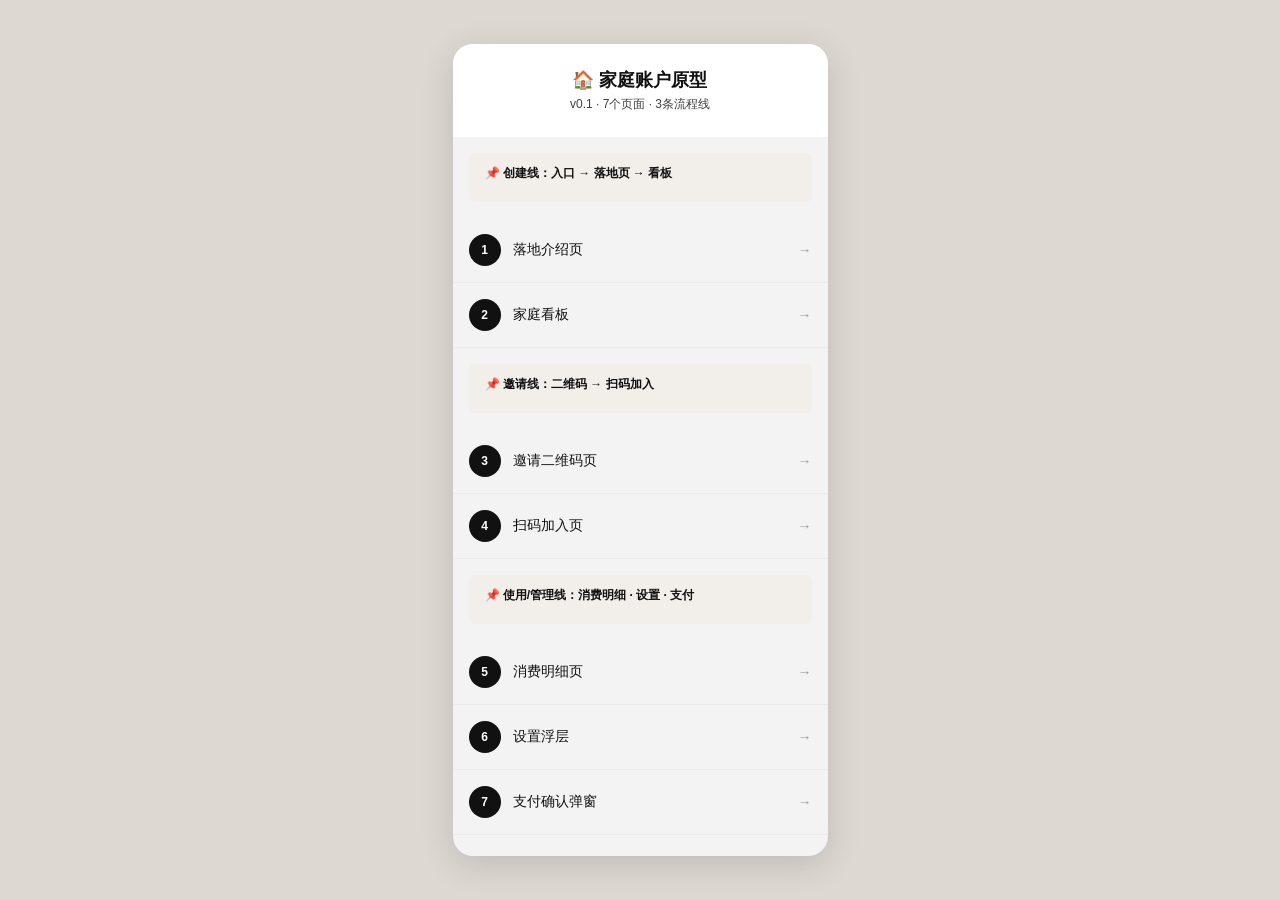
<file: index.html>
<!DOCTYPE html>
<html lang="zh-CN">
<head>
<meta charset="UTF-8">
<meta name="viewport" content="width=device-width, initial-scale=1.0">
<title>家庭账户 · 原型目录</title>
<link rel="stylesheet" href="common.css">
<style>
  body { align-items: center; }
  .nav-list { padding: var(--sp-lg) 0; }
  .nav-item {
    display: flex;
    align-items: center;
    padding: var(--sp-md);
    border-bottom: 0.5px solid var(--color-divider);
    color: var(--color-title);
    text-decoration: none;
    transition: background 0.15s;
  }
  .nav-item:hover, .nav-item:active { background: var(--color-bg); }
  .nav-num {
    width: 32px; height: 32px;
    border-radius: 50%;
    background: var(--color-title);
    color: var(--color-white);
    display: flex; align-items: center; justify-content: center;
    font-size: var(--fs-sm); font-weight: 700;
    margin-right: var(--sp-sm);
    flex-shrink: 0;
  }
  .nav-arrow { color: var(--color-placeholder); margin-left: auto; }
  .header-card {
    background: var(--color-white);
    color: var(--color-title);
    padding: var(--sp-lg) var(--sp-md);
    text-align: center;
  }
  .header-card h1 { font-size: var(--fs-lg); margin-bottom: var(--sp-xxs); }
  .flow-section {
    margin: var(--sp-md);
    padding: var(--sp-sm) var(--sp-md);
    background: var(--color-warm-bg);
    border-radius: var(--radius-md);
  }
  .flow-section h3 {
    font-size: var(--fs-sm);
    color: var(--color-primary);
    margin-bottom: var(--sp-xs);
    font-weight: 600;
  }
</style>
</head>
<body>

<div class="phone-frame">
  <div class="header-card">
    <h1>🏠 家庭账户原型</h1>
    <div class="text-sm" style="opacity:0.8;">v0.1 · 7个页面 · 3条流程线</div>
  </div>

  <div class="page-content">

    <div class="flow-section">
      <h3>📌 创建线：入口 → 落地页 → 看板</h3>
    </div>
    <a class="nav-item" href="landing.html">
      <span class="nav-num">1</span>落地介绍页 <span class="nav-arrow">→</span>
    </a>
    <a class="nav-item" href="dashboard.html">
      <span class="nav-num">2</span>家庭看板 <span class="nav-arrow">→</span>
    </a>

    <div class="flow-section">
      <h3>📌 邀请线：二维码 → 扫码加入</h3>
    </div>
    <a class="nav-item" href="invite-qr.html">
      <span class="nav-num">3</span>邀请二维码页 <span class="nav-arrow">→</span>
    </a>
    <a class="nav-item" href="join.html">
      <span class="nav-num">4</span>扫码加入页 <span class="nav-arrow">→</span>
    </a>

    <div class="flow-section">
      <h3>📌 使用/管理线：消费明细 · 设置 · 支付</h3>
    </div>
    <a class="nav-item" href="transactions.html">
      <span class="nav-num">5</span>消费明细页 <span class="nav-arrow">→</span>
    </a>
    <a class="nav-item" href="settings-panel.html">
      <span class="nav-num">6</span>设置浮层 <span class="nav-arrow">→</span>
    </a>
    <a class="nav-item" href="payment-dialog.html">
      <span class="nav-num">7</span>支付确认弹窗 <span class="nav-arrow">→</span>
    </a>

  </div>
</div>

</body>
</html>
</file>
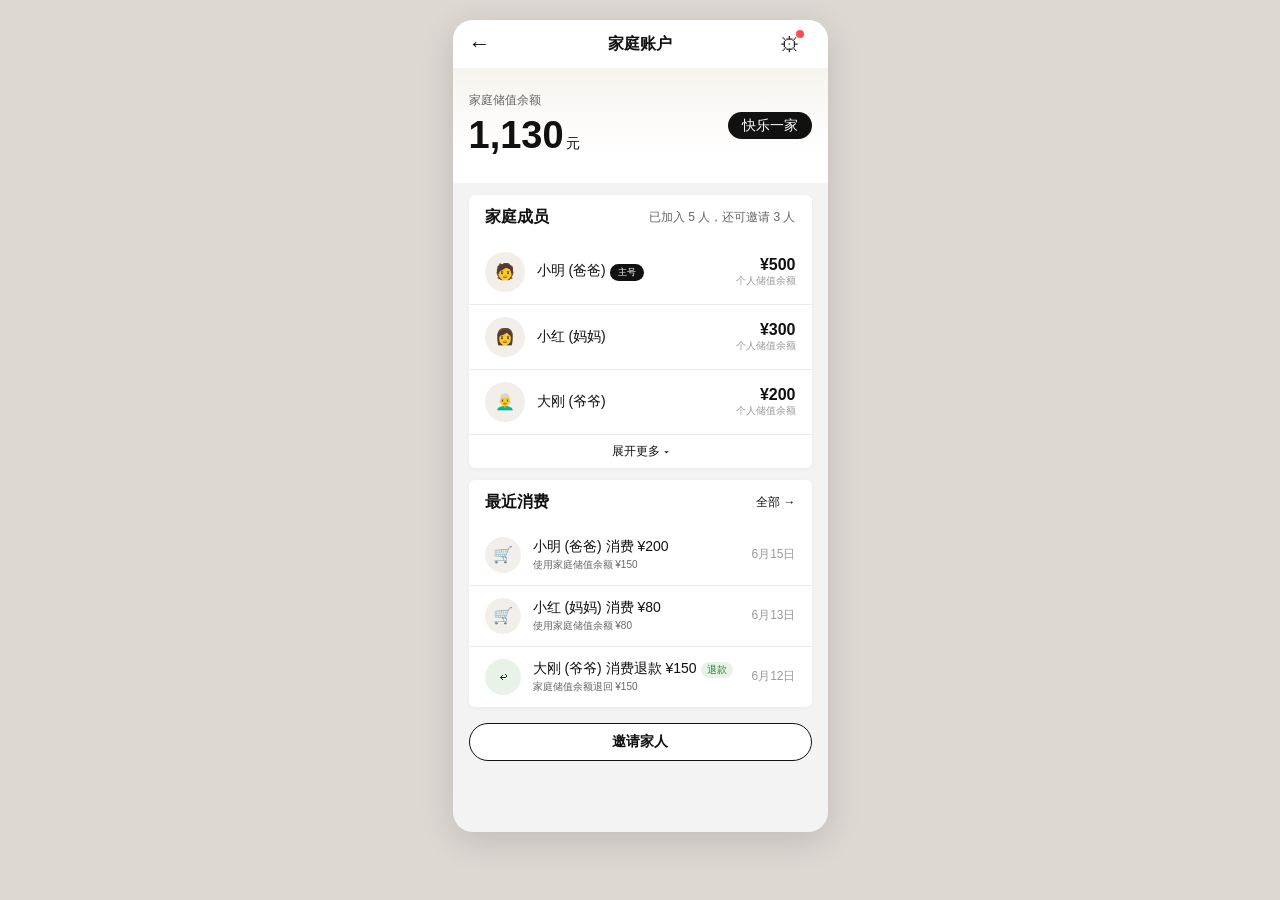
<file: dashboard.html>
<!DOCTYPE html>
<html lang="zh-CN">
<head>
<meta charset="UTF-8">
<meta name="viewport" content="width=device-width, initial-scale=1.0">
<title>家庭账户 · 家庭看板</title>
<link rel="stylesheet" href="common.css">
<style>
  /* --- 看板 - 总余额卡片 --- */
  .balance-card {
    margin: 0 0 var(--sp-sm);
    padding: var(--sp-lg) var(--sp-md) var(--sp-md);
    background: linear-gradient(180deg, #F7F4EF 0%, #FFFFFF 78%);
    border-radius: 0;
    color: var(--color-title);
    position: relative;
  }
  .balance-label { font-size: var(--fs-sm); color: var(--color-secondary); margin-bottom: var(--sp-xxs); }
  .balance-amount { font-size: 38px; font-family: var(--font-num); font-weight: 700; line-height: 1.2; }
  .balance-unit { font-size: var(--fs-base); font-weight: 400; margin-left: 2px; }
  .balance-meta { display: flex; justify-content: space-between; align-items: flex-end; margin-top: var(--sp-xs); }
  .balance-members { font-size: var(--fs-sm); color: var(--color-secondary); }
  .balance-family-name { font-size: var(--fs-sm); color: var(--color-secondary); }

  /* --- 成员列表 --- */
  .member-list-card { margin: 0 var(--sp-md) var(--sp-sm); }
  .section-title {
    display: flex; align-items: center; justify-content: space-between;
    padding: var(--sp-sm) var(--sp-md);
  }
  .section-title-text { font-size: var(--fs-md); font-weight: 600; color: var(--color-title); }
  .section-title-num { font-size: var(--fs-sm); color: var(--color-secondary); }
  .member-row {
    display: flex; align-items: center; padding: var(--sp-sm) var(--sp-md);
    border-bottom: 0.5px solid var(--color-divider);
    background: var(--color-white);
  }
  .member-row:last-child { border-bottom: none; border-radius: 0 0 var(--radius-md) var(--radius-md); }
  .member-row-avatar {
    width: 40px; height: 40px;
    border-radius: 50%;
    background: var(--color-warm-bg);
    margin-right: var(--sp-sm);
    display: flex; align-items: center; justify-content: center;
    font-size: var(--fs-md);
    flex-shrink: 0;
  }
  .member-row-info { flex: 1; min-width: 0; }
  .member-row-name { font-size: var(--fs-base); font-weight: 500; color: var(--color-title); }
  .member-row-role { font-size: var(--fs-xs); color: var(--color-placeholder); }
  .member-row-balance { text-align: right; }
  .member-row-balance-amount { font-family: var(--font-num); font-weight: 700; font-size: var(--fs-md); color: var(--color-title); }
  .member-row-balance-label { font-size: var(--fs-xs); color: var(--color-placeholder); }
  .member-row.overflow { display: none; }
  .member-row.overflow.show { display: flex; }

  .member-fold-btn {
    display: flex; align-items: center; justify-content: center; gap: var(--sp-xxs);
    padding: var(--sp-xs) var(--sp-md);
    font-size: var(--fs-sm);
    color: var(--color-title);
    cursor: pointer;
    background: var(--color-white);
    border-radius: 0 0 var(--radius-md) var(--radius-md);
  }
  .member-fold-btn:active { background: var(--color-bg); }

  /* --- 消费动态卡片 --- */
  .tx-preview-card { margin: 0 var(--sp-md); }
  .tx-preview-item {
    display: flex; align-items: center; padding: var(--sp-sm) var(--sp-md);
    border-bottom: 0.5px solid var(--color-divider);
    background: var(--color-white);
  }
  .tx-preview-item:last-child { border-bottom: none; border-radius: 0 0 var(--radius-md) var(--radius-md); }
  .tx-preview-icon {
    width: 36px; height: 36px;
    border-radius: 50%;
    background: var(--color-warm-bg);
    display: flex; align-items: center; justify-content: center;
    margin-right: var(--sp-sm);
    font-size: 16px;
    flex-shrink: 0;
  }
  .tx-preview-item.refund .tx-preview-icon {
    background: rgba(34,139,34,0.1);
  }
  .tx-preview-info { flex: 1; min-width: 0; }
  .tx-preview-title { font-size: var(--fs-base); color: var(--color-title); }
  .tx-preview-detail { font-size: var(--fs-xs); color: var(--color-secondary); margin-top: 2px; }
  .tx-preview-detail.refund { color: #228B22; }
  .tx-preview-date { font-size: var(--fs-sm); color: var(--color-placeholder); white-space: nowrap; flex-shrink: 0; }
  .tx-preview-refund-badge {
    display: inline-block;
    padding: 1px 6px;
    border-radius: var(--radius-full);
    font-size: 10px;
    font-weight: 500;
    background: rgba(34,139,34,0.1);
    color: #228B22;
    margin-left: 4px;
  }

  .view-more {
    color: var(--color-title); font-size: var(--fs-sm);
    text-decoration: none; display: flex; align-items: center; gap: var(--sp-xxs);
  }

  /* --- 设置图标 --- */
  .settings-icon-wrapper { position: relative; display: inline-block; }
  .settings-icon {
    width: 44px; height: 44px;
    display: flex; align-items: center; justify-content: center;
    font-size: 20px; cursor: pointer; color: var(--color-body);
  }
  .settings-icon-wrapper .red-dot {
    position: absolute;
    width: 8px; height: 8px;
    border-radius: 50%;
    background: var(--color-error);
    top: 8px; right: 8px;
  }

  /* --- 邀请按钮 --- */
  .invite-section {
    padding: var(--sp-md);
    text-align: center;
  }
  .invite-desc {
    font-size: var(--fs-sm); color: var(--color-secondary);
    margin-bottom: var(--sp-sm);
  }

  /* --- 限额标识 --- */
  .limit-indicator {
    display: inline-flex; align-items: center; gap: 3px;
    padding: 3px 8px;
    border-radius: var(--radius-full);
    background: var(--color-warm-bg);
    border: 1px dashed #D8CBB8;
    font-size: 11px;
    color: var(--color-title);
    cursor: pointer;
    transition: background 0.15s;
    margin-top: 6px;
    white-space: nowrap;
  }
  .limit-indicator:hover { background: #E8E1D8; }

  /* --- 已使用额度 --- */
  .limit-used {
    font-size: 11px;
    color: var(--color-secondary);
    margin-top: 4px;
    text-align: right;
    display: none;
  }
  .limit-used .used-amount {
    font-family: var(--font-num);
    font-weight: 600;
    color: var(--color-title);
  }
  .limit-remaining {
    font-size: 11px;
    color: var(--color-secondary);
    margin-top: 2px;
    text-align: right;
    display: none;
  }
  .limit-remaining .remaining-amount {
    font-family: var(--font-num);
    font-weight: 600;
    color: var(--color-title);
  }

  /* --- 限额说明弹窗 --- */
  .limit-info-overlay {
    position: fixed;
    top: 0; left: 0; right: 0; bottom: 0;
    background: rgba(0,0,0,0.5);
    z-index: 200;
    display: none;
    align-items: center;
    justify-content: center;
  }
  .limit-info-overlay.show { display: flex; }
  .limit-info-card {
    width: 290px;
    background: var(--color-white);
    border-radius: var(--radius-lg);
    padding: var(--sp-lg) var(--sp-md);
    text-align: center;
    box-shadow: 0 8px 24px rgba(0,0,0,0.16);
  }
  .limit-info-card h3 {
    font-size: var(--fs-md);
    color: var(--color-title);
    margin-bottom: var(--sp-md);
  }
  .limit-info-body { text-align: left; margin-bottom: var(--sp-md); }
  .limit-info-current {
    background: var(--color-warm-bg);
    padding: var(--sp-sm);
    border-radius: var(--radius-md);
    font-size: var(--fs-base);
    color: var(--color-title);
    margin-bottom: var(--sp-sm);
  }
  .limit-info-body p {
    font-size: var(--fs-sm);
    color: var(--color-secondary);
    line-height: 1.7;
    margin-bottom: var(--sp-xs);
  }
  .limit-info-note {
    color: var(--color-placeholder) !important;
    font-size: var(--fs-xs) !important;
    margin-top: var(--sp-xs);
  }
</style>
</head>
<body>

<div class="phone-frame">
  <!-- 导航栏 -->
  <div class="navbar">
    <button class="navbar-back">←</button>
    <div class="navbar-title">家庭账户</div>
    <div class="navbar-action">
      <div class="settings-icon-wrapper" onclick="goToSettings()">
        <div class="settings-icon">⚙</div>
        <div class="red-dot" id="approvalDot" style="display: flex;"></div>
      </div>
    </div>
  </div>

  <div class="page-content">

    <!-- 总余额卡片 -->
    <div class="balance-card">
      <div class="flex-between">
        <div>
          <div class="balance-label">家庭储值余额</div>
          <div class="balance-amount">1,130<span class="balance-unit">元</span></div>
        </div>
        <div style="text-align:right;">
          <div class="tag" style="background:#111;color:#fff;font-size:14px;padding:4px 14px;border-radius:999px;">快乐一家</div>
          <div class="limit-indicator" id="limitIndicator" style="display:none;" onclick="showLimitInfo(event)">
            ⓘ 限额 ¥<span id="limitAmountDisplay">200</span>/<span id="limitPeriodDisplay">日</span>
          </div>
          <div class="limit-used" id="limitUsed">
            已使用 <span class="used-amount" id="limitUsedAmount">¥0</span>
          </div>
          <div class="limit-remaining" id="limitRemaining">
            剩余可用 <span class="remaining-amount" id="limitRemainingAmount">¥200</span>
          </div>
        </div>
      </div>
      <div class="balance-meta">
      </div>
    </div>

    <!-- 成员个人储值余额列表 -->
    <div class="member-list-card card">
      <div class="section-title">
        <span class="section-title-text">家庭成员</span>
        <span class="section-title-num">已加入 5 人，还可邀请 3 人</span>
      </div>
      <div class="member-row">
        <div class="member-row-avatar">🧑</div>
        <div class="member-row-info">
          <div class="member-row-name">小明 (爸爸)<span class="tag tag-primary" style="font-size:9px;margin-left:4px;">主号</span></div>
        </div>
        <div class="member-row-balance">
          <div class="member-row-balance-amount">¥500</div>
          <div class="member-row-balance-label">个人储值余额</div>
        </div>
      </div>
      <div class="member-row">
        <div class="member-row-avatar">👩</div>
        <div class="member-row-info">
          <div class="member-row-name">小红 (妈妈)</div>
        </div>
        <div class="member-row-balance">
          <div class="member-row-balance-amount">¥300</div>
          <div class="member-row-balance-label">个人储值余额</div>
        </div>
      </div>
      <div class="member-row">
        <div class="member-row-avatar">👨‍🦳</div>
        <div class="member-row-info">
          <div class="member-row-name">大刚 (爷爷)</div>
        </div>
        <div class="member-row-balance">
          <div class="member-row-balance-amount">¥200</div>
          <div class="member-row-balance-label">个人储值余额</div>
        </div>
      </div>
      <div class="member-row overflow">
        <div class="member-row-avatar">👦</div>
        <div class="member-row-info">
          <div class="member-row-name">小宝 (儿子)</div>
        </div>
        <div class="member-row-balance">
          <div class="member-row-balance-amount">¥50</div>
          <div class="member-row-balance-label">个人储值余额</div>
        </div>
      </div>
      <div class="member-row overflow">
        <div class="member-row-avatar">👧</div>
        <div class="member-row-info">
          <div class="member-row-name">小花 (女儿)</div>
        </div>
        <div class="member-row-balance">
          <div class="member-row-balance-amount">¥80</div>
          <div class="member-row-balance-label">个人储值余额</div>
        </div>
      </div>
      <div class="member-fold-btn" onclick="toggleMembers(this)">
        <span>展开更多</span><span style="font-size:10px;">▾</span>
      </div>
    </div>

    <!-- 最近消费动态 -->
    <div class="tx-preview-card card">
      <div class="section-title">
        <span class="section-title-text">最近消费</span>
        <a href="transactions.html" class="view-more">全部 →</a>
      </div>
      <div class="tx-preview-item">
        <div class="tx-preview-icon">🛒</div>
        <div class="tx-preview-info">
          <div class="tx-preview-title">小明 (爸爸) 消费 ¥200</div>
          <div class="tx-preview-detail">使用家庭储值余额 ¥150</div>
        </div>
        <div class="tx-preview-date">6月15日</div>
      </div>
      <div class="tx-preview-item">
        <div class="tx-preview-icon">🛒</div>
        <div class="tx-preview-info">
          <div class="tx-preview-title">小红 (妈妈) 消费 ¥80</div>
          <div class="tx-preview-detail">使用家庭储值余额 ¥80</div>
        </div>
        <div class="tx-preview-date">6月13日</div>
      </div>
      <div class="tx-preview-item refund">
        <div class="tx-preview-icon">↩</div>
        <div class="tx-preview-info">
          <div class="tx-preview-title">大刚 (爷爷) 消费退款 ¥150<span class="tx-preview-refund-badge">退款</span></div>
          <div class="tx-preview-detail">家庭储值余额退回 ¥150</div>
        </div>
        <div class="tx-preview-date">6月12日</div>
      </div>
    </div>

    <!-- 邀请家人按钮 -->
    <div class="invite-section">
      <button class="btn btn-secondary btn-block" onclick="goToInvite()">邀请家人</button>
    </div>

  </div><!-- /page-content -->

  <!-- 限额说明弹窗 -->
  <div class="limit-info-overlay" id="limitInfoOverlay" onclick="closeLimitInfo(event)">
    <div class="limit-info-card" onclick="event.stopPropagation()">
      <h3>💡 储值使用限额说明</h3>
      <div class="limit-info-body">
        <div class="limit-info-current">
          当前设置：<strong>每<span id="limitInfoPeriod">日</span>限额 ¥<span id="limitInfoAmount">200</span></strong>
        </div>
        <div class="limit-info-current" style="margin-top:8px;">
          本<span id="limitInfoPeriod2">日</span>已使用：<strong style="color:var(--color-title);">¥<span id="limitInfoUsed">0</span></strong>
        </div>
        <div class="limit-info-current" style="margin-top:8px;">
          本<span id="limitInfoPeriod3">日</span>剩余可用：<strong style="color:var(--color-title);">¥<span id="limitInfoRemaining">200</span></strong>
        </div>
        <p>每名家庭成员从<strong>他人储值金</strong>扣减的合计金额不超过此限额。</p>
        <p>超过限额后，本周期内不再从其他成员储值金扣减，差额需自行支付。</p>
        <p class="limit-info-note">不影响消费人自己储值卡的正常使用。</p>
      </div>
      <button class="btn btn-primary btn-block" onclick="closeLimitInfo()">知道了</button>
    </div>
  </div>

</div>

<script>
function goToSettings() {
  window.location.href = 'settings-panel.html';
}
function goToInvite() {
  window.location.href = 'invite-qr.html';
}
function toggleMembers(btn) {
  const rows = document.querySelectorAll('.member-row.overflow');
  const expanded = rows[0].classList.contains('show');
  rows.forEach(r => r.classList.toggle('show', !expanded));
  btn.innerHTML = expanded ? '<span>展开更多</span><span style="font-size:10px;">▾</span>' : '<span>收起</span><span style="font-size:10px;">▴</span>';
}

// --- 限额标识 ---
function loadLimitSettings() {
  try {
    var raw = localStorage.getItem('familyAccount_limit');
    if (!raw) return null;
    return JSON.parse(raw);
  } catch(e) { return null; }
}

function initLimitIndicator() {
  var settings = loadLimitSettings();
  var indicator = document.getElementById('limitIndicator');
  var usedRow = document.getElementById('limitUsed');
  if (!settings || settings.mode !== 'limited') {
    indicator.style.display = 'none';
    usedRow.style.display = 'none';
    return;
  }
  var periodMap = { day: '日', week: '周', month: '月' };
  document.getElementById('limitAmountDisplay').textContent = settings.amount;
  document.getElementById('limitPeriodDisplay').textContent = periodMap[settings.period] || '日';
  indicator.style.display = 'inline-flex';

  // 已使用额度（模拟数据，实际应从后端获取）
  var used = settings.used || 0;
  var remaining = settings.amount - used;
  document.getElementById('limitUsedAmount').textContent = '¥' + used;
  usedRow.style.display = 'block';
  var remainingRow = document.getElementById('limitRemaining');
  document.getElementById('limitRemainingAmount').textContent = '¥' + remaining;
  remainingRow.style.display = 'block';
}

function showLimitInfo(e) {
  e.stopPropagation();
  var settings = loadLimitSettings();
  if (!settings) return;
  var periodMap = { day: '日', week: '周', month: '月' };
  document.getElementById('limitInfoAmount').textContent = settings.amount;
  document.getElementById('limitInfoPeriod').textContent = periodMap[settings.period] || '日';
  document.getElementById('limitInfoPeriod2').textContent = periodMap[settings.period] || '日';
  document.getElementById('limitInfoPeriod3').textContent = periodMap[settings.period] || '日';
  document.getElementById('limitInfoUsed').textContent = settings.used || 0;
  document.getElementById('limitInfoRemaining').textContent = (settings.amount - (settings.used || 0));
  document.getElementById('limitInfoOverlay').classList.add('show');
}

function closeLimitInfo(e) {
  if (e && e.target !== document.getElementById('limitInfoOverlay')) return;
  document.getElementById('limitInfoOverlay').classList.remove('show');
}

initLimitIndicator();
</script>

</body>
</html>
</file>
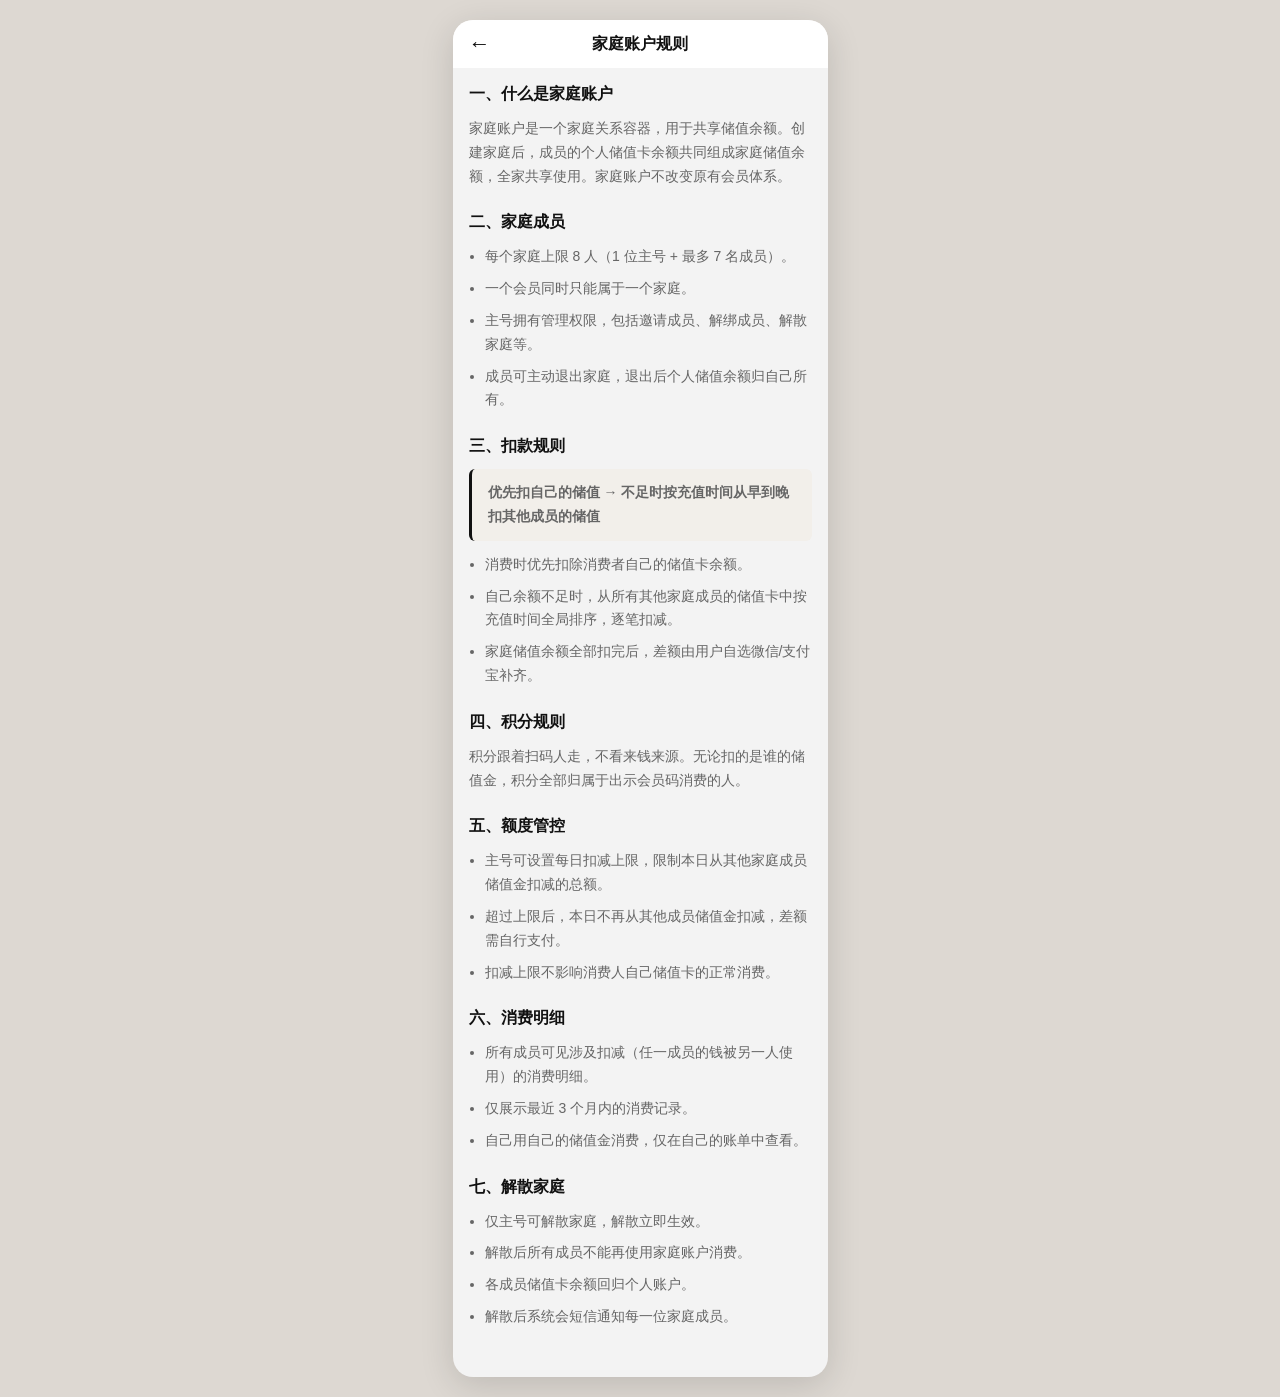
<file: family-rules.html>
<!DOCTYPE html>
<html lang="zh-CN">
<head>
<meta charset="UTF-8">
<meta name="viewport" content="width=device-width, initial-scale=1.0">
<title>家庭账户 · 规则说明</title>
<link rel="stylesheet" href="common.css">
<style>
  .rules-section {
    padding: var(--sp-md);
  }
  .rules-section h3 {
    font-size: var(--fs-md);
    color: var(--color-title);
    margin-top: var(--sp-lg);
    margin-bottom: var(--sp-sm);
  }
  .rules-section h3:first-child { margin-top: 0; }
  .rules-section p {
    font-size: var(--fs-base);
    color: var(--color-secondary);
    line-height: 1.7;
    margin-bottom: var(--sp-sm);
  }
  .rules-section ul {
    padding-left: var(--sp-md);
    margin-bottom: var(--sp-sm);
  }
  .rules-section li {
    font-size: var(--fs-base);
    color: var(--color-secondary);
    line-height: 1.7;
    margin-bottom: var(--sp-xs);
  }
  .highlight {
    background: var(--color-warm-bg);
    padding: var(--sp-sm) var(--sp-md);
    border-radius: var(--radius-md);
    border-left: 3px solid var(--color-primary);
    margin-bottom: var(--sp-sm);
  }
  .highlight p { margin-bottom: 0; }
</style>
</head>
<body>

<div class="phone-frame">
  <div class="navbar">
    <button class="navbar-back" onclick="history.back()">←</button>
    <div class="navbar-title">家庭账户规则</div>
  </div>

  <div class="page-content">
    <div class="rules-section">

      <h3>一、什么是家庭账户</h3>
      <p>家庭账户是一个家庭关系容器，用于共享储值余额。创建家庭后，成员的个人储值卡余额共同组成家庭储值余额，全家共享使用。家庭账户不改变原有会员体系。</p>

      <h3>二、家庭成员</h3>
      <ul>
        <li>每个家庭上限 8 人（1 位主号 + 最多 7 名成员）。</li>
        <li>一个会员同时只能属于一个家庭。</li>
        <li>主号拥有管理权限，包括邀请成员、解绑成员、解散家庭等。</li>
        <li>成员可主动退出家庭，退出后个人储值余额归自己所有。</li>
      </ul>

      <h3>三、扣款规则</h3>
      <div class="highlight">
        <p><strong>优先扣自己的储值 → 不足时按充值时间从早到晚扣其他成员的储值</strong></p>
      </div>
      <ul>
        <li>消费时优先扣除消费者自己的储值卡余额。</li>
        <li>自己余额不足时，从所有其他家庭成员的储值卡中按充值时间全局排序，逐笔扣减。</li>
        <li>家庭储值余额全部扣完后，差额由用户自选微信/支付宝补齐。</li>
      </ul>

      <h3>四、积分规则</h3>
      <p>积分跟着扫码人走，不看来钱来源。无论扣的是谁的储值金，积分全部归属于出示会员码消费的人。</p>

      <h3>五、额度管控</h3>
      <ul>
        <li>主号可设置每日扣减上限，限制本日从其他家庭成员储值金扣减的总额。</li>
        <li>超过上限后，本日不再从其他成员储值金扣减，差额需自行支付。</li>
        <li>扣减上限不影响消费人自己储值卡的正常消费。</li>
      </ul>

      <h3>六、消费明细</h3>
      <ul>
        <li>所有成员可见涉及扣减（任一成员的钱被另一人使用）的消费明细。</li>
        <li>仅展示最近 3 个月内的消费记录。</li>
        <li>自己用自己的储值金消费，仅在自己的账单中查看。</li>
      </ul>

      <h3>七、解散家庭</h3>
      <ul>
        <li>仅主号可解散家庭，解散立即生效。</li>
        <li>解散后所有成员不能再使用家庭账户消费。</li>
        <li>各成员储值卡余额回归个人账户。</li>
        <li>解散后系统会短信通知每一位家庭成员。</li>
      </ul>

    </div>
  </div>
</div>

</body>
</html>
</file>
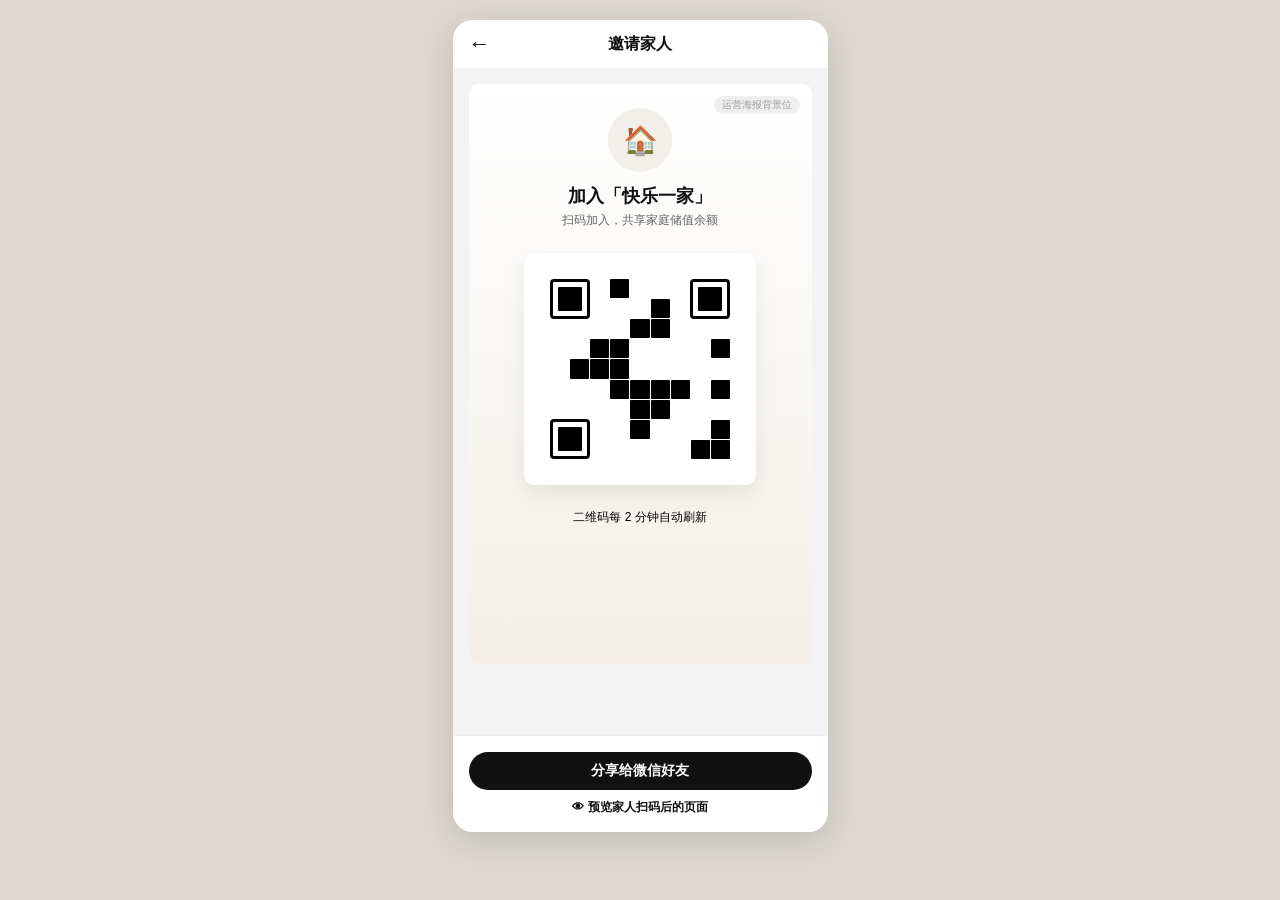
<file: invite-qr.html>
<!DOCTYPE html>
<html lang="zh-CN">
<head>
<meta charset="UTF-8">
<meta name="viewport" content="width=device-width, initial-scale=1.0">
<title>家庭账户 · 邀请二维码</title>
<link rel="stylesheet" href="common.css">
<style>
  .qr-section {
    margin: var(--sp-md);
    background: var(--color-white);
    border-radius: var(--radius-lg);
    overflow: hidden;
  }

  /* 海报背景区 */
  .qr-poster {
    background: linear-gradient(180deg, #FFFFFF 0%, #F3EFE8 100%);
    padding: var(--sp-lg) var(--sp-md);
    text-align: center;
    position: relative;
    min-height: 580px;
    display: flex;
    flex-direction: column;
    align-items: center;
  }
  .poster-placeholder-tag {
    position: absolute;
    top: 12px; right: 12px;
    background: rgba(0,0,0,0.06);
    color: var(--color-placeholder);
    font-size: 10px;
    padding: 2px 8px;
    border-radius: var(--radius-full);
  }
  .qr-header {
    margin-bottom: var(--sp-lg);
  }
  .qr-header-icon {
    width: 64px; height: 64px;
    border-radius: 50%;
    background: var(--color-warm-bg);
    display: flex; align-items: center; justify-content: center;
    margin: 0 auto var(--sp-sm);
    font-size: 28px;
    box-shadow: none;
  }
  .qr-header-title {
    font-size: var(--fs-lg);
    font-weight: 700;
    color: var(--color-title);
  }
  .qr-header-sub {
    font-size: var(--fs-sm);
    color: var(--color-secondary);
    margin-top: var(--sp-xxs);
  }

  /* 二维码卡片 */
  .qr-code-card {
    background: var(--color-white);
    padding: var(--sp-md);
    border-radius: var(--radius-lg);
    display: inline-block;
    box-shadow: 0 8px 24px rgba(0,0,0,0.08);
    margin-bottom: var(--sp-md);
  }
  .qr-code-canvas {
    width: 200px;
    height: 200px;
    background: var(--color-white);
    position: relative;
    display: flex; align-items: center; justify-content: center;
  }

  /* 模拟二维码图案 */
  .qr-pattern {
    width: 180px; height: 180px;
    position: relative;
  }
  .qr-pattern-inner {
    width: 100%; height: 100%;
    display: grid;
    grid-template-columns: repeat(9, 1fr);
    grid-template-rows: repeat(9, 1fr);
    gap: 1px;
  }
  .qr-cell {
    background: transparent;
    border-radius: 1px;
  }
  .qr-cell.dark { background: var(--color-primary-dark); }

  /* 三个定位框 */
  .qr-finder {
    position: absolute;
    width: 40px; height: 40px;
    border: 3px solid var(--color-primary-dark);
    border-radius: 4px;
  }
  .qr-finder::after {
    content: '';
    position: absolute;
    width: 24px; height: 24px;
    background: var(--color-primary-dark);
    top: 5px; left: 5px;
    border-radius: 1px;
  }
  .qr-finder.top-left { top: 0; left: 0; }
  .qr-finder.top-right { top: 0; right: 0; }
  .qr-finder.bottom-left { bottom: 0; left: 0; }

  /* 中心 Logo */
  .qr-center-logo {
    position: absolute;
    width: 40px; height: 40px;
    background: var(--color-white);
    border-radius: 6px;
    top: 70px; left: 70px;
    display: flex; align-items: center; justify-content: center;
    box-shadow: 0 2px 8px rgba(0,0,0,0.12);
    font-size: 18px;
  }

  .qr-info-text {
    font-size: var(--fs-sm);
    color: var(--color-primary-dark);
    margin-top: var(--sp-xs);
  }

  /* 提示文字 */
  .qr-tips {
    padding: var(--sp-md);
    text-align: center;
  }
  .qr-tip-item {
    display: flex; align-items: center; gap: var(--sp-xs);
    padding: var(--sp-xs) 0;
    color: var(--color-secondary);
    font-size: var(--fs-sm);
  }
  .qr-tip-dot {
    width: 6px; height: 6px;
    border-radius: 50%;
    background: var(--color-title);
    flex-shrink: 0;
  }

  /* 底部按钮 */
  .qr-bottom {
    padding: var(--sp-md);
    background: var(--color-white);
    border-top: 0.5px solid var(--color-divider);
  }
  .qr-bottom-btns {
    display: flex; gap: var(--sp-sm);
  }

  /* 二维码刷新动画 */
  .qr-refreshing {
    position: absolute;
    width: 100%; height: 100%;
    top: 0; left: 0;
    background: rgba(255,255,255,0.7);
    display: flex; align-items: center; justify-content: center;
    border-radius: var(--radius-lg);
    font-size: var(--fs-sm);
    color: var(--color-secondary);
  }
</style>
</head>
<body>

<div class="phone-frame">
  <!-- 导航栏 -->
  <div class="navbar">
    <button class="navbar-back" onclick="window.location.href='dashboard.html'">←</button>
    <div class="navbar-title">邀请家人</div>
  </div>

  <div class="page-content">

    <!-- 海报背景 + 二维码 -->
    <div class="qr-section">
      <div class="qr-poster">
        <div class="poster-placeholder-tag">运营海报背景位</div>

        <div class="qr-header">
          <div class="qr-header-icon">🏠</div>
          <div class="qr-header-title">加入「快乐一家」</div>
          <div class="qr-header-sub">扫码加入，共享家庭储值余额</div>
        </div>

        <!-- 二维码区域 -->
        <div class="qr-code-card">
          <div class="qr-code-canvas" id="qrCanvas">
            <div class="qr-pattern">
              <div class="qr-finder top-left"></div>
              <div class="qr-finder top-right"></div>
              <div class="qr-finder bottom-left"></div>
              <div class="qr-pattern-inner" id="qrGrid"></div>
            </div>
          </div>
        </div>

        <div class="qr-info-text">二维码每 2 分钟自动刷新</div>
      </div>

    </div>

  </div>

  <!-- 底部操作 -->
  <div class="qr-bottom">
    <div class="qr-bottom-btns">
      <button class="btn btn-primary btn-block" style="flex:1;" onclick="shareQR()">分享给微信好友</button>
    </div>
    <div style="text-align:center;margin-top:var(--sp-xs);">
      <button class="btn btn-text" onclick="previewJoin()" style="font-size:var(--fs-sm);">👁 预览家人扫码后的页面</button>
    </div>
  </div>
</div>

<script>
// 随机填充二维码方格（模拟）
(function generateQR() {
  const grid = document.getElementById('qrGrid');
  if (!grid) return;
  let html = '';
  for (let i = 0; i < 81; i++) {
    // 跳过定位框覆盖区域
    const row = Math.floor(i / 9);
    const col = i % 9;
    const inFinder = (row < 3 && col < 3) || (row < 3 && col >= 6) || (row >= 6 && col < 3);
    const isDark = inFinder ? false : Math.random() > 0.55;
    html += `<div class="qr-cell${isDark ? ' dark' : ''}"></div>`;
  }
  grid.innerHTML = html;
})();

function shareQR() {
  alert('模拟：分享二维码给微信好友');
}

function refreshQR() {
  const canvas = document.getElementById('qrCanvas');
  const refreshing = document.createElement('div');
  refreshing.className = 'qr-refreshing';
  refreshing.textContent = '正在刷新…';
  canvas.appendChild(refreshing);
  setTimeout(() => {
    canvas.removeChild(refreshing);
    (function generateQR() {
      const grid = document.getElementById('qrGrid');
      let html = '';
      for (let i = 0; i < 81; i++) {
        const row = Math.floor(i / 9), col = i % 9;
        const inFinder = (row < 3 && col < 3) || (row < 3 && col >= 6) || (row >= 6 && col < 3);
        html += `<div class="qr-cell${(!inFinder && Math.random() > 0.55) ? ' dark' : ''}"></div>`;
      }
      grid.innerHTML = html;
    })();
  }, 600);
}

function previewJoin() {
  window.location.href = 'join.html';
}
</script>

</body>
</html>
</file>
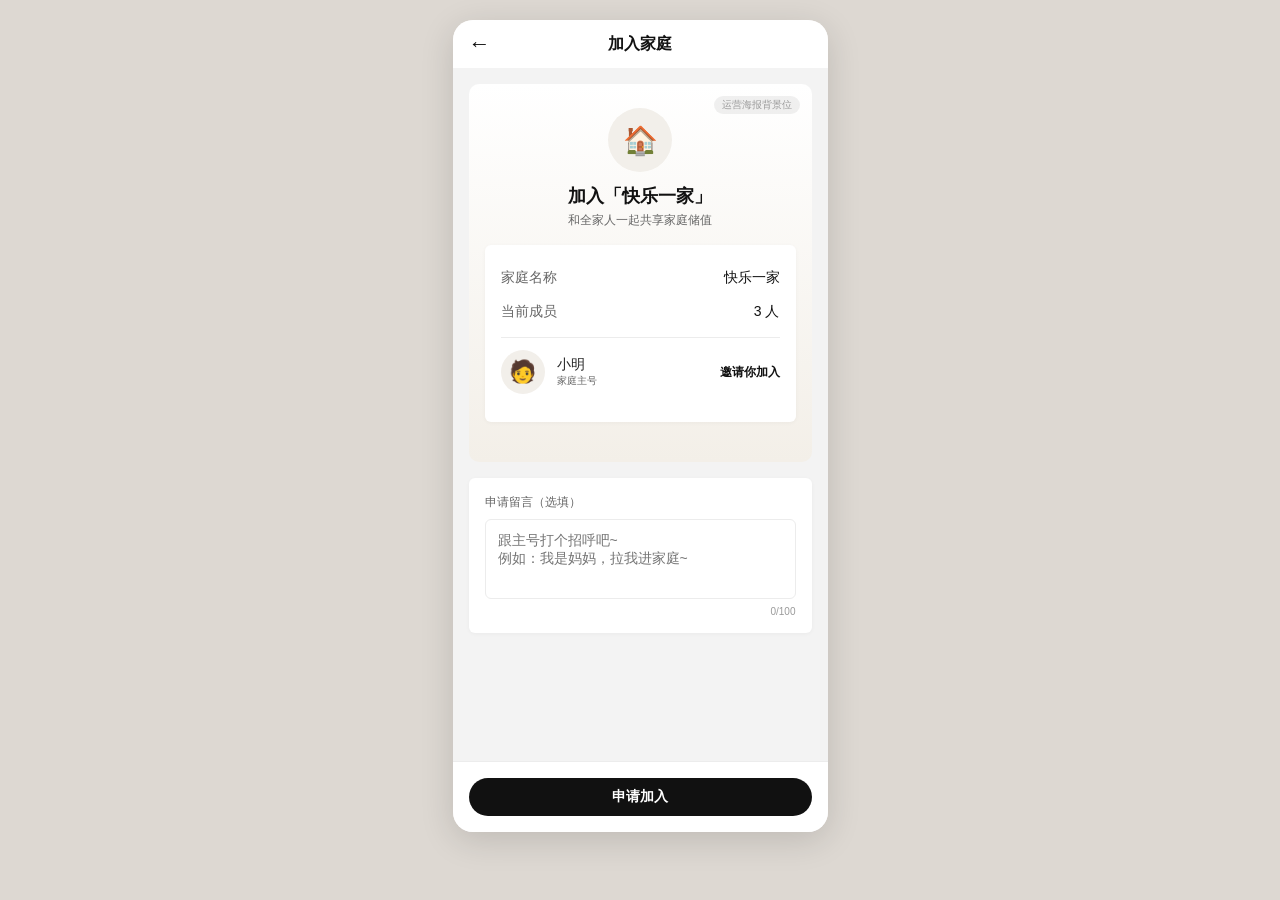
<file: join.html>
<!DOCTYPE html>
<html lang="zh-CN">
<head>
<meta charset="UTF-8">
<meta name="viewport" content="width=device-width, initial-scale=1.0">
<title>家庭账户 · 扫码加入</title>
<link rel="stylesheet" href="common.css">
<style>
  /* 二维码扫描线动画 */
  .scan-line {
    position: absolute;
    width: 100%; height: 2px;
    background: var(--color-success);
    box-shadow: 0 0 8px rgba(82,196,26,0.6);
    top: 30%;
    animation: scanDown 2s ease-in-out infinite;
    z-index: 5;
  }
  @keyframes scanDown {
    0%, 100% { top: 10%; }
    50% { top: 85%; }
  }

  /* 海报背景 */
  .join-poster {
    background: linear-gradient(180deg, #FFFFFF 0%, #F3EFE8 100%);
    padding: var(--sp-lg) var(--sp-md);
    text-align: center;
    margin: var(--sp-md);
    border-radius: var(--radius-lg);
    position: relative;
  }
  .poster-placeholder-tag {
    position: absolute;
    top: 12px; right: 12px;
    background: rgba(0,0,0,0.06);
    color: var(--color-placeholder);
    font-size: 10px;
    padding: 2px 8px;
    border-radius: var(--radius-full);
  }
  .join-header-icon {
    width: 64px; height: 64px;
    border-radius: 50%;
    background: var(--color-warm-bg);
    display: flex; align-items: center; justify-content: center;
    margin: 0 auto var(--sp-sm);
    font-size: 28px;
    box-shadow: none;
  }
  .join-header-title {
    font-size: var(--fs-lg);
    font-weight: 700;
    color: var(--color-title);
    margin-bottom: var(--sp-xxs);
  }
  .join-header-sub {
    font-size: var(--fs-sm);
    color: var(--color-secondary);
    margin-bottom: var(--sp-md);
  }

  /* 家庭信息卡片 */
  .join-family-card {
    background: var(--color-white);
    border-radius: var(--radius-md);
    padding: var(--sp-md);
    text-align: left;
    margin-bottom: var(--sp-md);
    box-shadow: var(--shadow-card);
  }
  .join-family-row {
    display: flex; justify-content: space-between;
    padding: var(--sp-xs) 0;
    font-size: var(--fs-base);
  }
  .join-family-label { color: var(--color-secondary); }
  .join-family-value { color: var(--color-title); font-weight: 500; }

  /* 主号信息 */
  .join-owner-row {
    display: flex; align-items: center; gap: var(--sp-sm);
    padding: var(--sp-sm) 0;
    border-top: 0.5px solid var(--color-divider);
    margin-top: var(--sp-xs);
  }
  .join-owner-avatar {
    width: 44px; height: 44px;
    border-radius: 50%;
    background: var(--color-warm-bg);
    display: flex; align-items: center; justify-content: center;
    font-size: 22px;
    flex-shrink: 0;
  }
  .join-owner-name { font-size: var(--fs-base); font-weight: 500; }
  .join-owner-tag { font-size: var(--fs-xs); color: var(--color-secondary); }

  /* 留言区域 */
  .join-message-section {
    background: var(--color-white);
    border-radius: var(--radius-md);
    padding: var(--sp-md);
    margin-bottom: var(--sp-md);
    box-shadow: var(--shadow-card);
  }
  .join-message-label {
    font-size: var(--fs-sm);
    color: var(--color-secondary);
    margin-bottom: var(--sp-xs);
  }
  .join-message-textarea {
    width: 100%;
    padding: var(--sp-sm);
    border: 1px solid var(--color-divider);
    border-radius: var(--radius-md);
    font-size: var(--fs-base);
    font-family: var(--font-cn);
    resize: none;
    min-height: 80px;
    outline: none;
    color: var(--color-body);
  }
  .join-message-textarea:focus {
    border-color: var(--color-primary);
  }
  .join-message-hint {
    font-size: var(--fs-xs);
    color: var(--color-placeholder);
    text-align: right;
    margin-top: var(--sp-xxs);
  }

  /* 底部 */
  .join-bottom {
    padding: var(--sp-md);
    background: var(--color-white);
    border-top: 0.5px solid var(--color-divider);
  }
  .join-notice {
    text-align: center;
    font-size: var(--fs-xs);
    color: var(--color-secondary);
    margin-bottom: var(--sp-sm);
    line-height: 1.5;
  }
</style>
</head>
<body>

<div class="phone-frame">
  <!-- 导航栏 -->
  <div class="navbar">
    <button class="navbar-back">←</button>
    <div class="navbar-title">加入家庭</div>
  </div>

  <div class="page-content">

    <!-- 海报背景 -->
    <div class="join-poster">
      <div class="poster-placeholder-tag">运营海报背景位</div>

      <div class="join-header-icon">🏠</div>
      <div class="join-header-title">加入「快乐一家」</div>
      <div class="join-header-sub">和全家人一起共享家庭储值</div>

      <!-- 家庭信息 -->
      <div class="join-family-card">
        <div class="join-family-row">
          <span class="join-family-label">家庭名称</span>
          <span class="join-family-value">快乐一家</span>
        </div>
        <div class="join-family-row">
          <span class="join-family-label">当前成员</span>
          <span class="join-family-value">3 人</span>
        </div>
        <div class="join-owner-row">
          <div class="join-owner-avatar">🧑</div>
          <div>
            <div class="join-owner-name">小明</div>
            <div class="join-owner-tag">家庭主号</div>
          </div>
          <div style="flex:1;text-align:right;font-size:var(--fs-sm);color:var(--color-title);font-weight:700;">邀请你加入</div>
        </div>
      </div>
    </div>

    <!-- 申请留言 -->
    <div class="join-message-section" style="margin: var(--sp-md);">
      <div class="join-message-label">申请留言（选填）</div>
      <textarea class="join-message-textarea" id="joinMessage" placeholder="跟主号打个招呼吧~&#10;例如：我是妈妈，拉我进家庭~" maxlength="100"></textarea>
      <div class="join-message-hint"><span id="charCount">0</span>/100</div>
    </div>

  </div>

  <!-- 底部按钮 -->
  <div class="join-bottom">
    <button class="btn btn-primary btn-block" onclick="handleApply()">申请加入</button>
  </div>

  <!-- 申请成功弹窗 -->
  <div class="overlay" id="successOverlay" style="display:none;">
    <div class="overlay-content" style="text-align:center;">
      <div style="font-size:48px;margin-bottom:var(--sp-sm);">✅</div>
      <div style="font-size:var(--fs-lg);font-weight:700;color:var(--color-title);margin-bottom:var(--sp-xs);">申请已提交</div>
      <div style="font-size:var(--fs-base);color:var(--color-secondary);margin-bottom:var(--sp-lg);">请等待主号小明审批</div>
      <button class="btn btn-primary btn-block" onclick="closeSuccess()">知道了</button>
    </div>
  </div>
</div>

<script>
const textarea = document.getElementById('joinMessage');
const charCount = document.getElementById('charCount');
textarea.addEventListener('input', function() {
  charCount.textContent = this.value.length;
});

function handleApply() {
  document.getElementById('successOverlay').style.display = 'flex';
}

function closeSuccess() {
  document.getElementById('successOverlay').style.display = 'none';
  window.location.href = 'dashboard.html';
}
</script>

</body>
</html>
</file>
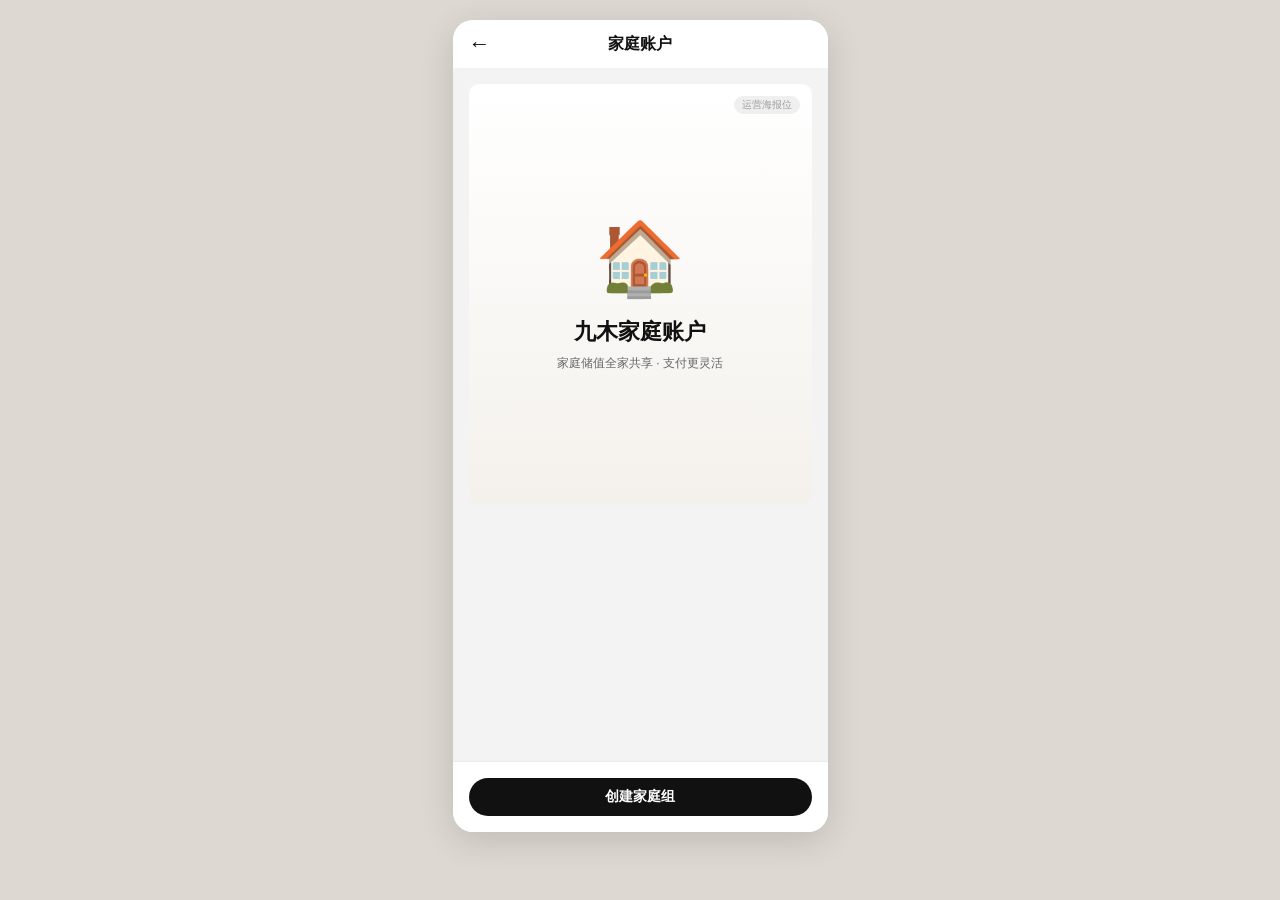
<file: landing.html>
<!DOCTYPE html>
<html lang="zh-CN">
<head>
<meta charset="UTF-8">
<meta name="viewport" content="width=device-width, initial-scale=1.0">
<title>家庭账户 · 落地介绍页</title>
<link rel="stylesheet" href="common.css">
<style>
  .poster-section {
    margin: var(--sp-md);
    border-radius: var(--radius-lg);
    overflow: hidden;
    background: linear-gradient(180deg, #FFFFFF 0%, #F4F1EC 100%);
    position: relative;
  }
  .poster-img {
    width: 100%;
    height: 420px;
    display: flex;
    flex-direction: column;
    align-items: center;
    justify-content: center;
    position: relative;
  }
  .poster-placeholder-tag {
    position: absolute;
    top: 12px; right: 12px;
    background: rgba(0,0,0,0.06);
    color: var(--color-placeholder);
    font-size: 10px;
    padding: 2px 8px;
    border-radius: var(--radius-full);
    pointer-events: none;
  }
  .poster-content {
    text-align: center;
    color: var(--color-title);
  }
  .poster-icon {
    font-size: 72px;
    margin-bottom: var(--sp-md);
  }
  .poster-title {
    font-size: 22px;
    font-weight: 700;
    margin-bottom: var(--sp-xs);
  }
  .poster-sub {
    font-size: var(--fs-sm);
    color: var(--color-secondary);
  }

  .bottom-action {
    padding: var(--sp-md);
    background: var(--color-white);
    border-top: 0.5px solid var(--color-divider);
    position: sticky;
    bottom: 0;
  }
</style>
</head>
<body>

<div class="phone-frame">
  <div class="navbar">
    <button class="navbar-back" onclick="history.back()">←</button>
    <div class="navbar-title">家庭账户</div>
  </div>

  <div class="page-content">
    <div class="poster-section">
      <div class="poster-placeholder-tag">运营海报位</div>
      <div class="poster-img">
        <div class="poster-content">
          <div class="poster-icon" title="运营可配置">🏠</div>
          <div class="poster-title" title="运营可配置">九木家庭账户</div>
          <div class="poster-sub" title="运营可配置">家庭储值全家共享 · 支付更灵活</div>
        </div>
      </div>
    </div>
  </div>

  <div class="bottom-action">
    <button class="btn btn-primary btn-block" onclick="handleCreate()">创建家庭组</button>
  </div>
</div>

<script>
function handleCreate() {
  window.location.href = 'dashboard.html';
}
</script>

</body>
</html>
</file>
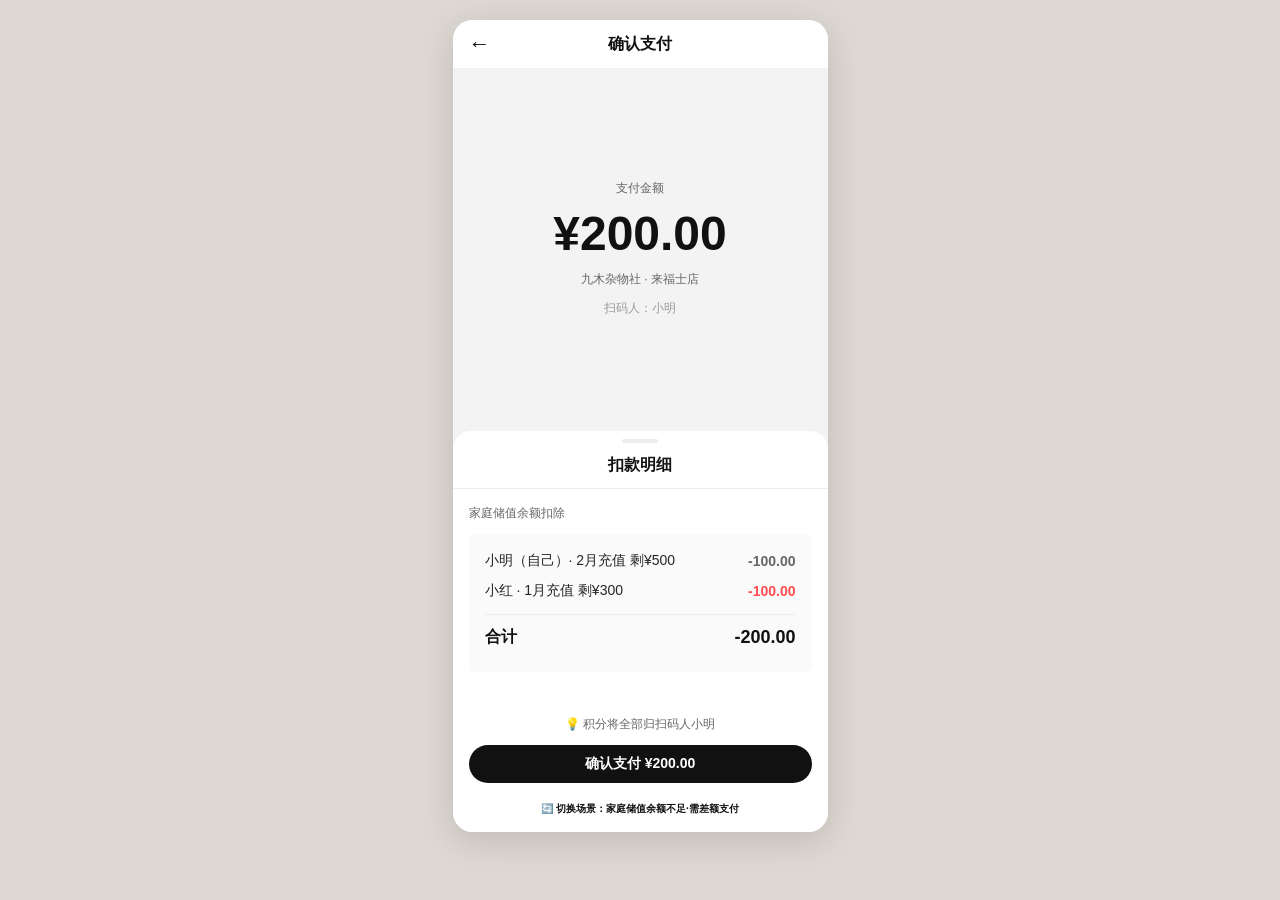
<file: payment-dialog.html>
<!DOCTYPE html>
<html lang="zh-CN">
<head>
<meta charset="UTF-8">
<meta name="viewport" content="width=device-width, initial-scale=1.0">
<title>家庭账户 · 支付确认</title>
<link rel="stylesheet" href="common.css">
<style>
  /* 收银台背景 */
  .cashier-bg {
    min-height: 812px;
    background: var(--color-bg);
    display: flex; flex-direction: column;
  }
  .cashier-top {
    padding: 112px var(--sp-md) var(--sp-md);
    text-align: center;
    flex: 1;
    display: flex; flex-direction: column; align-items: center; justify-content: flex-start;
  }
  .cashier-amount-label {
    font-size: var(--fs-sm);
    color: var(--color-secondary);
    margin-bottom: var(--sp-xs);
  }
  .cashier-amount {
    font-family: var(--font-num);
    font-size: 48px;
    font-weight: 700;
    color: var(--color-title);
    line-height: 1.2;
  }
  .cashier-store {
    font-size: var(--fs-sm);
    color: var(--color-secondary);
    margin-top: var(--sp-xs);
  }

  /* ===== 支付浮层 ===== */
  .pay-sheet {
    position: absolute;
    bottom: 0; left: 0; right: 0;
    background: var(--color-white);
    border-radius: 18px 18px 0 0;
    padding: 0;
    z-index: 10;
    animation: sheetUp 0.35s ease-out;
    max-height: 80vh;
    overflow-y: auto;
  }
  @keyframes sheetUp {
    from { transform: translateY(100%); }
    to { transform: translateY(0); }
  }

  .sheet-handle {
    width: 36px; height: 4px;
    border-radius: 2px;
    background: var(--color-divider);
    margin: 8px auto 0;
  }
  .sheet-header {
    text-align: center;
    padding: var(--sp-sm) var(--sp-md);
    border-bottom: 0.5px solid var(--color-divider);
  }
  .sheet-title {
    font-size: var(--fs-md);
    font-weight: 700;
    color: var(--color-title);
  }

  /* 扣款来源预览 */
  .pay-source-section {
    padding: var(--sp-md);
  }
  .pay-source-title {
    font-size: var(--fs-sm);
    color: var(--color-secondary);
    margin-bottom: var(--sp-sm);
  }
  .pay-source-card {
    background: var(--color-panel);
    border-radius: var(--radius-md);
    padding: var(--sp-sm) var(--sp-md);
    margin-bottom: var(--sp-sm);
  }
  .pay-source-row {
    display: flex; align-items: center; justify-content: space-between;
    padding: 6px 0;
    font-size: var(--fs-base);
  }
  .pay-source-label { color: var(--color-body); }
  .pay-source-amount { font-family: var(--font-num); font-weight: 700; color: var(--color-error); }
  .pay-source-amount.own { color: var(--color-secondary); }
  .pay-source-total {
    display: flex; justify-content: space-between;
    padding: var(--sp-sm) 0;
    border-top: 0.5px solid var(--color-divider);
    margin-top: var(--sp-xs);
    font-weight: 600;
  }
  .pay-source-total-label { font-size: var(--fs-md); color: var(--color-title); }
  .pay-source-total-amount {
    font-family: var(--font-num); font-size: var(--fs-lg); font-weight: 700; color: var(--color-title);
  }

  /* 差额支付 */
  .gap-pay-section {
    padding: 0 var(--sp-md) var(--sp-sm);
  }
  .gap-pay-card {
    border: 1px dashed #D8CBB8;
    background: var(--color-warm-bg);
    border-radius: var(--radius-md);
    padding: var(--sp-sm) var(--sp-md);
    margin-bottom: var(--sp-sm);
  }
  .gap-pay-row {
    display: flex; align-items: center; justify-content: space-between;
    font-size: var(--fs-base);
  }
  .gap-pay-label { color: var(--color-title); font-weight: 700; }
  .gap-pay-amount { font-family: var(--font-num); font-weight: 700; color: var(--color-title); }

  /* 支付方式选择 */
  .pay-method-section {
    padding: var(--sp-sm) var(--sp-md);
  }
  .pay-method-title {
    font-size: var(--fs-sm);
    color: var(--color-secondary);
    margin-bottom: var(--sp-sm);
  }
  .pay-method-item {
    display: flex; align-items: center;
    padding: var(--sp-sm) var(--sp-md);
    border: 1px solid var(--color-divider);
    border-radius: var(--radius-md);
    margin-bottom: var(--sp-xs);
    cursor: pointer;
    transition: border-color 0.15s;
  }
  .pay-method-item.selected {
    border-color: var(--color-primary);
    background: var(--color-panel);
  }
  .pay-method-icon {
    width: 32px; height: 32px;
    border-radius: 8px;
    display: flex; align-items: center; justify-content: center;
    margin-right: var(--sp-sm);
    font-size: 18px;
  }
  .pay-method-label { font-size: var(--fs-base); color: var(--color-title); }
  .pay-method-check {
    width: 20px; height: 20px;
    border-radius: 50%;
    border: 2px solid var(--color-divider);
    margin-left: auto;
    display: flex; align-items: center; justify-content: center;
    transition: all 0.15s;
  }
  .pay-method-item.selected .pay-method-check {
    border-color: var(--color-primary);
    background: var(--color-primary);
  }
  .pay-method-item.selected .pay-method-check::after {
    content: '✓';
    color: var(--color-white);
    font-size: 10px;
  }

  /* 支付按钮 */
  .pay-btn-section {
    padding: var(--sp-md);
  }
  .pay-btn-hint {
    text-align: center;
    font-size: var(--fs-sm);
    color: var(--color-secondary);
    margin-bottom: var(--sp-sm);
  }

  /* 成功弹窗 */
  .success-overlay {
    position: absolute;
    top: 0; left: 0; right: 0; bottom: 0;
    background: rgba(0,0,0,0.5);
    z-index: 20;
    display: none;
    align-items: center;
    justify-content: center;
  }
  .success-overlay.show { display: flex; }
  .success-card {
    width: 260px;
    background: var(--color-white);
    border-radius: 14px;
    padding: var(--sp-lg) var(--sp-md);
    text-align: center;
  }
  .success-icon { font-size: 56px; margin-bottom: var(--sp-sm); }
  .success-title { font-size: var(--fs-lg); font-weight: 700; color: var(--color-title); margin-bottom: var(--sp-xs); }
  .success-detail { font-size: var(--fs-sm); color: var(--color-secondary); margin-bottom: var(--sp-md); line-height: 1.5; }
  .success-integral {
    background: var(--color-warm-bg);
    padding: var(--sp-sm);
    border-radius: var(--radius-md);
    font-size: var(--fs-sm); color: var(--color-title); margin-bottom: var(--sp-md);
  }
</style>
</head>
<body>

<div class="phone-frame" style="position:relative;">

  <!-- 收银台背景 -->
  <div class="cashier-bg">
    <div class="navbar">
      <button class="navbar-back">←</button>
      <div class="navbar-title">确认支付</div>
    </div>
    <div class="cashier-top">
      <div class="cashier-amount-label">支付金额</div>
      <div class="cashier-amount">¥200.00</div>
      <div class="cashier-store">九木杂物社 · 来福士店</div>
      <div style="margin-top:var(--sp-sm);font-size:var(--fs-sm);color:var(--color-placeholder);">
        扫码人：小明
      </div>
    </div>
  </div>

  <!-- ===== 支付确认浮层 ===== -->
  <div class="pay-sheet" id="paySheet">
    <div class="sheet-handle"></div>
    <div class="sheet-header">
      <span class="sheet-title">扣款明细</span>
    </div>

    <!-- 场景1: 家庭储值余额足够（默认） -->
    <div id="sceneFull">
      <div class="pay-source-section">
        <div class="pay-source-title">家庭储值余额扣除</div>
        <div class="pay-source-card">
          <div class="pay-source-row">
            <span class="pay-source-label">小明（自己）· 2月充值 剩¥500</span>
            <span class="pay-source-amount own">-100.00</span>
          </div>
          <div class="pay-source-row">
            <span class="pay-source-label">小红 · 1月充值 剩¥300</span>
            <span class="pay-source-amount">-100.00</span>
          </div>
          <div class="pay-source-total">
            <span class="pay-source-total-label">合计</span>
            <span class="pay-source-total-amount">-200.00</span>
          </div>
        </div>
      </div>
      <div class="pay-btn-section">
        <div class="pay-btn-hint">💡 积分将全部归扫码人小明</div>
        <button class="btn btn-primary btn-block" onclick="paySuccess()">确认支付 ¥200.00</button>
      </div>
    </div>

    <!-- 场景2: 家庭储值余额不足，需差额（默认隐藏） -->
    <div id="sceneGap" style="display:none;">
      <div class="pay-source-section">
        <div class="pay-source-title">家庭储值余额扣除</div>
        <div class="pay-source-card">
          <div class="pay-source-row">
            <span class="pay-source-label">小明（自己）· 2月充值 剩¥500</span>
            <span class="pay-source-amount own">-500.00</span>
          </div>
          <div class="pay-source-row">
            <span class="pay-source-label">小红 · 1月充值 剩¥300</span>
            <span class="pay-source-amount">-300.00</span>
          </div>
          <div class="pay-source-row">
            <span class="pay-source-label">大刚 · 3月充值 剩¥200</span>
            <span class="pay-source-amount">-200.00</span>
          </div>
          <div class="pay-source-total">
            <span class="pay-source-total-label">家庭储值余额</span>
            <span class="pay-source-total-amount">-1,000.00</span>
          </div>
        </div>
      </div>

      <div class="gap-pay-section">
        <div class="gap-pay-card">
          <div class="gap-pay-row">
            <span class="gap-pay-label">⚠ 还需支付</span>
            <span class="gap-pay-amount">¥200.00</span>
          </div>
        </div>

        <div class="pay-method-title">选择支付方式</div>
        <div class="pay-method-item selected" onclick="selectMethod(this)">
          <div class="pay-method-icon" style="background:#F0FFF0;">💚</div>
          <span class="pay-method-label">微信支付</span>
          <div class="pay-method-check"></div>
        </div>
        <div class="pay-method-item" onclick="selectMethod(this)">
          <div class="pay-method-icon" style="background:#F0F5FF;">💙</div>
          <span class="pay-method-label">支付宝</span>
          <div class="pay-method-check"></div>
        </div>
      </div>

      <div class="pay-btn-section">
        <div class="pay-btn-hint">💡 家庭储值余额¥1,000 + 差额¥200 · 积分全部归扫码人小明</div>
        <button class="btn btn-primary btn-block" onclick="paySuccess()">确认支付 ¥1,200.00</button>
      </div>
    </div>

    <!-- 场景切换 -->
    <div style="text-align:center;padding-bottom:var(--sp-md);">
      <button class="btn btn-text" onclick="toggleScene()" style="font-size:var(--fs-xs);">
        🔄 切换场景：<span id="sceneLabel">家庭储值余额不足·需差额支付</span>
      </button>
    </div>

  </div>

  <!-- 支付成功弹窗 -->
  <div class="success-overlay" id="successOverlay">
    <div class="success-card">
      <div class="success-icon">✅</div>
      <div class="success-title">支付成功</div>
      <div class="success-detail" id="successDetail"></div>
      <div class="success-integral">
        🎁 积分 +<span class="num" id="successIntegral">200</span> 已发放至小明账户
      </div>
      <button class="btn btn-primary btn-block" onclick="closeSuccess()">完成</button>
    </div>
  </div>

</div>

<script>
let isFullScene = true;

function toggleScene() {
  isFullScene = !isFullScene;
  document.getElementById('sceneFull').style.display = isFullScene ? 'block' : 'none';
  document.getElementById('sceneGap').style.display = isFullScene ? 'none' : 'block';
  document.getElementById('sceneLabel').textContent = isFullScene ? '家庭储值余额不足·需差额支付' : '家庭储值余额足够';
}

function selectMethod(el) {
  document.querySelectorAll('.pay-method-item').forEach(i => i.classList.remove('selected'));
  el.classList.add('selected');
}

function paySuccess() {
  const overlay = document.getElementById('successOverlay');
  const detail = document.getElementById('successDetail');
  const integral = document.getElementById('successIntegral');
  if (isFullScene) {
    detail.innerHTML = '家庭储值余额支付 ¥200.00<br>小明¥100 + 小红¥100';
    integral.textContent = '200';
  } else {
    detail.innerHTML = '家庭储值余额支付 ¥1,000.00<br>微信支付 ¥200.00';
    integral.textContent = '1200';
  }
  overlay.classList.add('show');
}

function closeSuccess() {
  document.getElementById('successOverlay').classList.remove('show');
  window.location.href = 'dashboard.html';
}
</script>

</body>
</html>
</file>
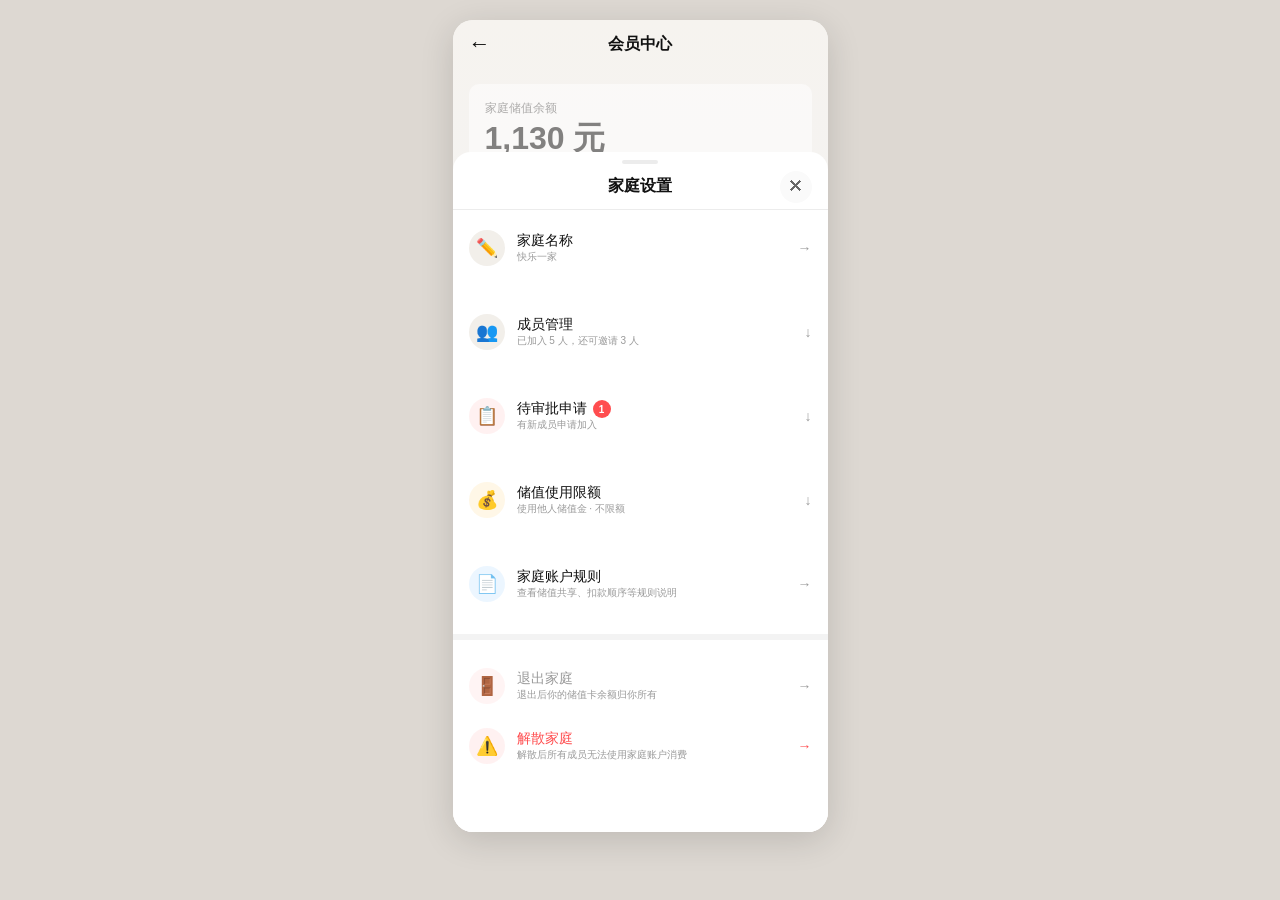
<file: settings-panel.html>
<!DOCTYPE html>
<html lang="zh-CN">
<head>
<meta charset="UTF-8">
<meta name="viewport" content="width=device-width, initial-scale=1.0">
<title>家庭账户 · 设置</title>
<link rel="stylesheet" href="common.css">
<style>
  /* 看板背景（模拟半透明上下文） */
  .backdrop {
    background: linear-gradient(180deg, #F6F3EF 0%, #F3F3F3 45%, #FFFFFF 100%);
    min-height: 812px;
    position: relative;
    display: flex; flex-direction: column;
  }
  .backdrop-content {
    flex: 1;
    padding: var(--sp-md);
    opacity: 0.5;
    pointer-events: none;
  }
  .mock-balance {
    background: var(--color-white);
    border-radius: var(--radius-lg);
    padding: var(--sp-md);
    color: var(--color-title);
    margin-bottom: var(--sp-md);
  }
  .mock-balance .num { font-size: 32px; }
  .mock-row {
    background: var(--color-white);
    border-radius: var(--radius-md);
    padding: var(--sp-sm);
    margin-bottom: var(--sp-xs);
    color: var(--color-body);
    display: flex; align-items: center; gap: var(--sp-sm);
  }
  .mock-avatar { width: 36px; height: 36px; border-radius: 50%; background: var(--color-warm-bg); }

  /* 设置浮层 */
  .settings-sheet {
    position: absolute;
    bottom: 0;
    left: 0;
    right: 0;
    background: var(--color-white);
    border-radius: 18px 18px 0 0;
    padding: 0;
    z-index: 10;
    animation: sheetUp 0.35s ease-out;
    max-height: 82vh;
    overflow-y: auto;
  }
  @keyframes sheetUp {
    from { transform: translateY(100%); }
    to { transform: translateY(0); }
  }

  /* 浮层拖拽条 */
  .sheet-handle {
    width: 36px; height: 4px;
    border-radius: 2px;
    background: var(--color-divider);
    margin: 8px auto 0;
  }
  .sheet-header {
    display: flex; align-items: center; justify-content: center;
    padding: var(--sp-sm) var(--sp-md);
    position: relative;
    border-bottom: 0.5px solid var(--color-divider);
  }
  .sheet-title {
    font-size: var(--fs-md);
    font-weight: 700;
    color: var(--color-title);
  }
  .sheet-close {
    position: absolute;
    right: var(--sp-md);
    width: 32px; height: 32px;
    border-radius: 50%;
    background: var(--color-panel);
    border: none;
    font-size: var(--fs-md);
    cursor: pointer;
    display: flex; align-items: center; justify-content: center;
    color: var(--color-secondary);
  }

  /* 设置项 */
  .setting-group {
    padding: var(--sp-xs) 0;
    background: var(--color-white);
    margin-bottom: var(--sp-xs);
  }
  .setting-group-title {
    font-size: var(--fs-xs);
    color: var(--color-placeholder);
    padding: var(--sp-sm) var(--sp-md) var(--sp-xs);
    text-transform: uppercase;
  }
  .setting-row {
    display: flex; align-items: center;
    padding: var(--sp-sm) var(--sp-md);
    background: var(--color-white);
    cursor: pointer;
    transition: background 0.15s;
    min-height: 48px;
  }
  .setting-row:active { background: var(--color-bg); }
  .setting-row-icon {
    width: 36px; height: 36px;
    border-radius: 50%;
    display: flex; align-items: center; justify-content: center;
    margin-right: var(--sp-sm);
    flex-shrink: 0;
    font-size: 18px;
  }
  .setting-row-content { flex: 1; min-width: 0; }
  .setting-row-label { font-size: var(--fs-base); color: var(--color-title); }
  .setting-row-desc { font-size: var(--fs-xs); color: var(--color-placeholder); }
  .setting-row-value {
    font-size: var(--fs-sm);
    color: var(--color-secondary);
    margin-right: var(--sp-xs);
  }
  .setting-row-arrow { color: var(--color-placeholder); }
  .setting-row .red-dot {
    width: 8px; height: 8px;
    border-radius: 50%;
    background: var(--color-error);
    margin-left: var(--sp-xs);
  }

  /* 审批行 */
  .setting-row-approval {
    position: relative;
  }
  .approval-badge {
    background: var(--color-error);
    color: var(--color-white);
    font-size: 10px;
    min-width: 18px; height: 18px;
    border-radius: 9px;
    display: flex; align-items: center; justify-content: center;
    margin-right: var(--sp-xs);
    font-weight: 600;
  }

  /* 编辑名称对话框 */
  .edit-name-dialog {
    position: absolute;
    top: 0; left: 0; right: 0; bottom: 0;
    background: rgba(0,0,0,0.5);
    z-index: 20;
    display: none;
    align-items: center;
    justify-content: center;
  }
  .edit-name-dialog.show { display: flex; }
  .edit-name-card {
    width: 300px;
    background: var(--color-white);
    border-radius: var(--radius-lg);
    padding: var(--sp-md);
    text-align: center;
  }
  .edit-name-card h3 {
    font-size: var(--fs-md);
    margin-bottom: var(--sp-md);
    color: var(--color-title);
  }
  .edit-name-card .edit-input {
    margin-bottom: var(--sp-md);
  }
  .edit-name-card .btn-group {
    display: flex; gap: var(--sp-sm);
  }

  /* 成员管理子页 */
  .member-mgmt-section {
    padding: var(--sp-xs) var(--sp-md);
  }
  .member-mgmt-item {
    display: flex; align-items: center;
    padding: var(--sp-sm) 0;
    border-bottom: 0.5px solid var(--color-divider);
  }
  .member-mgmt-item:last-child { border-bottom: none; }
  .member-mgmt-avatar {
    width: 40px; height: 40px;
    border-radius: 50%;
    background: var(--color-divider);
    display: flex; align-items: center; justify-content: center;
    font-size: 20px;
    margin-right: var(--sp-sm);
  }
  .member-mgmt-info { flex: 1; }
  .member-mgmt-name { font-size: var(--fs-base); font-weight: 500; }
  .member-mgmt-role { font-size: var(--fs-xs); color: var(--color-placeholder); }
  .btn-remove {
    padding: 4px 12px;
    border-radius: var(--radius-full);
    border: 1px solid var(--color-error);
    color: var(--color-error);
    font-size: var(--fs-xs);
    background: none;
    cursor: pointer;
  }
  .btn-remove:hover { background: rgba(255,77,79,0.06); }
  .member-mgmt-count {
    font-size: var(--fs-sm);
    color: var(--color-secondary);
    padding: var(--sp-sm) 0;
    text-align: center;
  }

  /* 身份标识标签 */
  .identity-tag {
    display: inline-flex; align-items: center; gap: 2px;
    padding: 2px 10px;
    border-radius: var(--radius-full);
    font-size: var(--fs-xs);
    background: var(--color-warm-bg);
    color: var(--color-title);
    cursor: pointer;
    border: 1px dashed #D8CBB8;
    transition: all 0.15s;
    margin-top: 2px;
  }
  .identity-tag:hover { background: #E8E1D8; }
  .identity-tag::after { content: ' ▾'; font-size: 8px; opacity: 0.5; }

  /* 身份选择弹窗 */
  .identity-picker {
    position: absolute;
    top: 0; left: 0; right: 0; bottom: 0;
    background: rgba(0,0,0,0.5);
    z-index: 20;
    display: none;
    align-items: center;
    justify-content: center;
  }
  .identity-picker.show { display: flex; }
  .identity-picker-card {
    width: 280px;
    background: var(--color-white);
    border-radius: var(--radius-lg);
    padding: var(--sp-md);
    text-align: center;
  }
  .identity-picker-card h3 {
    font-size: var(--fs-md);
    margin-bottom: var(--sp-sm);
    color: var(--color-title);
  }
  .identity-picker-card .member-name { font-size: var(--fs-sm); color: var(--color-secondary); margin-bottom: var(--sp-sm); }
  .identity-options {
    display: flex; flex-wrap: wrap; gap: var(--sp-xs);
    justify-content: center;
    margin-bottom: var(--sp-md);
  }
  .identity-option {
    padding: 6px 14px;
    border-radius: var(--radius-full);
    font-size: var(--fs-sm);
    border: 1px solid var(--color-divider);
    background: var(--color-white);
    color: var(--color-body);
    cursor: pointer;
    transition: all 0.15s;
    font-family: var(--font-cn);
  }
  .identity-option:hover { border-color: var(--color-primary); }
  .identity-option.selected {
    background: var(--color-primary);
    color: var(--color-white);
    border-color: var(--color-primary);
  }
  .identity-option.none { color: var(--color-placeholder); font-style: italic; }
  .identity-custom-area {
    border-top: 1px solid var(--color-divider);
    padding-top: var(--sp-sm);
    margin-top: var(--sp-xs);
  }
  .identity-custom-input {
    width: 100%;
    padding: 8px 12px;
    border-radius: var(--radius-md);
    border: 1px solid var(--color-divider);
    font-size: var(--fs-sm);
    text-align: center;
    font-family: var(--font-cn);
    box-sizing: border-box;
  }
  .identity-custom-input:focus { border-color: var(--color-primary); outline: none; }
  .identity-custom-char-count {
    font-size: 11px;
    color: var(--color-placeholder);
    margin: 4px 0 var(--sp-sm);
  }

  /* 限额模式切换（两段式） */
  .limit-mode-toggle {
    display: flex;
    background: var(--color-panel);
    border-radius: var(--radius-md);
    padding: 3px;
    margin-bottom: var(--sp-sm);
  }
  .limit-mode-option {
    flex: 1;
    text-align: center;
    padding: 8px 0;
    font-size: var(--fs-sm);
    border-radius: calc(var(--radius-md) - 2px);
    cursor: pointer;
    transition: all 0.2s;
    color: var(--color-secondary);
    font-family: var(--font-cn);
  }
  .limit-mode-option.active {
    background: var(--color-white);
    color: var(--color-title);
    font-weight: 600;
    box-shadow: 0 1px 3px rgba(0,0,0,0.08);
  }

  /* 周期选择器 */
  .period-selector {
    display: flex;
    gap: var(--sp-xs);
    margin-bottom: var(--sp-sm);
  }
  .period-option {
    flex: 1;
    text-align: center;
    padding: 6px 0;
    font-size: var(--fs-sm);
    border-radius: var(--radius-full);
    border: 1px solid var(--color-divider);
    cursor: pointer;
    transition: all 0.15s;
    color: var(--color-secondary);
    font-family: var(--font-cn);
  }
  .period-option.active {
    background: var(--color-primary);
    color: var(--color-white);
    border-color: var(--color-primary);
  }

  /* 限额配置区 */
  .limit-config { display: none; }
  .limit-config.show { display: block; }
  .limit-hint {
    font-size: var(--fs-xs);
    color: var(--color-placeholder);
    margin-top: var(--sp-xs);
    line-height: 1.5;
  }

  /* 金额输入 */
  .limit-input-group {
    display: flex; align-items: center; gap: var(--sp-sm);
    padding: var(--sp-sm) var(--sp-md);
  }
  .limit-input {
    width: 100px;
    height: 40px;
    border: 1px solid var(--color-divider);
    border-radius: var(--radius-md);
    padding: 0 var(--sp-sm);
    font-size: var(--fs-md);
    font-family: var(--font-num);
    font-weight: 700;
    text-align: center;
    color: var(--color-title);
    outline: none;
  }
  .limit-input:focus { border-color: var(--color-primary); }

  /* 解散确认 */
  .danger-zone {
    padding: var(--sp-md);
    border-top: 6px solid var(--color-bg);
    margin-top: var(--sp-sm);
    background: var(--color-white);
  }
  .danger-zone-title {
    font-size: var(--fs-sm);
    color: var(--color-placeholder);
    margin-bottom: var(--sp-sm);
  }

  /* 审批列表 */
  .approval-list {
    padding: var(--sp-xs) var(--sp-md);
  }
  .approval-item {
    display: flex; align-items: center;
    padding: var(--sp-sm) 0;
    border-bottom: 0.5px solid var(--color-divider);
    gap: var(--sp-sm);
  }
  .approval-avatar {
    width: 44px; height: 44px;
    border-radius: 50%;
    background: var(--color-divider);
    display: flex; align-items: center; justify-content: center;
    font-size: 22px;
    flex-shrink: 0;
  }
  .approval-info { flex: 1; min-width: 0; }
  .approval-name { font-size: var(--fs-base); font-weight: 500; }
  .approval-msg { font-size: var(--fs-sm); color: var(--color-secondary); margin-top: 2px; }
  .approval-actions { display: flex; gap: var(--sp-xs); flex-shrink: 0; }

  .confirm-overlay {
    position: absolute;
    top: 0; left: 0; right: 0; bottom: 0;
    background: rgba(0,0,0,0.5);
    z-index: 30;
    display: none;
    align-items: center;
    justify-content: center;
  }
  .confirm-overlay.show { display: flex; }
  .confirm-card {
    width: 290px;
    background: var(--color-white);
    border-radius: var(--radius-lg);
    padding: var(--sp-md);
    text-align: center;
  }
  .confirm-card h3 { font-size: var(--fs-md); margin-bottom: var(--sp-xs); color: var(--color-title); }
  .confirm-card p { font-size: var(--fs-sm); color: var(--color-secondary); margin-bottom: var(--sp-md); line-height: 1.5; }
  .confirm-card .btn-group { display: flex; gap: var(--sp-sm); }
</style>
</head>
<body>

<div class="phone-frame" style="position:relative;">

  <!-- 模拟看板背景 -->
  <div class="backdrop">
    <div class="navbar" style="background:transparent;border:none;color:var(--color-title);">
      <button class="navbar-back" onclick="window.location.href='dashboard.html'" style="color:var(--color-title);">←</button>
      <div class="navbar-title" style="color:var(--color-title);">会员中心</div>
    </div>
    <div class="backdrop-content">
      <div class="mock-balance">
        <div style="font-size:12px;color:var(--color-secondary);">家庭储值余额</div>
        <div class="num">1,130 元</div>
      </div>
      <div class="mock-row"><div class="mock-avatar"></div>小明 · ¥500</div>
      <div class="mock-row"><div class="mock-avatar"></div>小红 · ¥300</div>
      <div class="mock-row"><div class="mock-avatar"></div>大刚 · ¥200</div>
      <div class="mock-row"><div class="mock-avatar"></div>小宝 · ¥50</div>
      <div class="mock-row"><div class="mock-avatar"></div>小花 · ¥80</div>
    </div>
  </div>

  <!-- ===== 设置浮层 ===== -->
  <div class="settings-sheet" id="settingsSheet">
    <div class="sheet-handle"></div>
    <div class="sheet-header">
      <span class="sheet-title">家庭设置</span>
      <button class="sheet-close" onclick="window.location.href='dashboard.html'">✕</button>
    </div>

    <!-- 家庭信息 -->
    <div class="setting-group">
      <div class="setting-row" onclick="showEditName()">
        <div class="setting-row-icon" style="background:var(--color-warm-bg);">✏️</div>
        <div class="setting-row-content">
          <div class="setting-row-label">家庭名称</div>
          <div class="setting-row-desc" id="currentFamilyName">快乐一家</div>
        </div>
        <span class="setting-row-arrow">→</span>
      </div>
    </div>

    <!-- 成员管理 -->
    <div class="setting-group">
      <div class="setting-row" onclick="toggleMemberSection()">
        <div class="setting-row-icon" style="background:var(--color-warm-bg);">👥</div>
        <div class="setting-row-content">
          <div class="setting-row-label">成员管理</div>
          <div class="setting-row-desc">已加入 5 人，还可邀请 3 人</div>
        </div>
        <span class="setting-row-arrow" id="memberArrow">↓</span>
      </div>
      <div class="member-mgmt-section" id="memberSection" style="display:none;">
        <div class="member-mgmt-item">
          <div class="member-mgmt-avatar">🧑</div>
          <div class="member-mgmt-info">
            <div class="member-mgmt-name">小明 <span class="tag tag-primary" style="font-size:9px;">主号</span></div>
            <div class="identity-tag" onclick="showIdentityPicker('小明', this)">爸爸</div>
          </div>
          <span style="font-size:11px;color:var(--color-placeholder);">自己</span>
        </div>
        <div class="member-mgmt-item">
          <div class="member-mgmt-avatar">👩</div>
          <div class="member-mgmt-info">
            <div class="member-mgmt-name">小红</div>
            <div class="identity-tag" onclick="showIdentityPicker('小红', this)">妈妈</div>
          </div>
          <button class="btn-remove" onclick="showConfirm('remove','小红')">解绑</button>
        </div>
        <div class="member-mgmt-item">
          <div class="member-mgmt-avatar">👨‍🦳</div>
          <div class="member-mgmt-info">
            <div class="member-mgmt-name">大刚</div>
            <div class="identity-tag" onclick="showIdentityPicker('大刚', this)">爷爷</div>
          </div>
          <button class="btn-remove" onclick="showConfirm('remove','大刚')">解绑</button>
        </div>
      </div>
    </div>

    <!-- 审批 -->
    <div class="setting-group">
      <div class="setting-row" onclick="toggleApprovalSection()">
        <div class="setting-row-icon" style="background:rgba(255,77,79,0.08);">📋</div>
        <div class="setting-row-content">
          <div class="setting-row-label" style="display:flex;align-items:center;gap:6px;">
            待审批申请
            <span class="approval-badge">1</span>
          </div>
          <div class="setting-row-desc">有新成员申请加入</div>
        </div>
        <span class="setting-row-arrow" id="approvalArrow">↓</span>
      </div>
      <div class="approval-list" id="approvalSection" style="display:none;">
        <div class="approval-item">
          <div class="approval-avatar">👵</div>
          <div class="approval-info">
            <div class="approval-name">王妈妈</div>
            <div class="approval-msg">留言：我是奶奶，帮忙照顾孩子，拉我进家庭~</div>
          </div>
          <div class="approval-actions">
            <button class="btn btn-sm btn-primary" onclick="approve('王妈妈')">通过</button>
            <button class="btn btn-sm btn-secondary" onclick="reject('王妈妈')">拒绝</button>
          </div>
        </div>
      </div>
    </div>

    <!-- 消费管控 -->
    <div class="setting-group">
      <div class="setting-row" onclick="toggleLimitSection()">
        <div class="setting-row-icon" style="background:rgba(250,173,20,0.1);">💰</div>
        <div class="setting-row-content">
          <div class="setting-row-label">储值使用限额</div>
          <div class="setting-row-desc" id="limitSummary">使用他人储值金 · 不限额</div>
        </div>
        <span class="setting-row-value num" id="currentLimitDisplay"></span>
        <span class="setting-row-arrow" id="limitArrow">↓</span>
      </div>
      <div id="limitSection" style="display:none;padding: var(--sp-sm) var(--sp-md);">
        <!-- 不限额 / 限额 切换 -->
        <div class="limit-mode-toggle" id="limitModeToggle">
          <div class="limit-mode-option active" data-mode="unlimited" onclick="switchLimitMode('unlimited')">不限额</div>
          <div class="limit-mode-option" data-mode="limited" onclick="switchLimitMode('limited')">限额</div>
        </div>

        <!-- 限额配置（默认隐藏） -->
        <div class="limit-config" id="limitConfig">
          <div class="period-selector" id="periodSelector">
            <div class="period-option active" data-period="day" onclick="switchPeriod('day')">每日</div>
            <div class="period-option" data-period="week" onclick="switchPeriod('week')">每周</div>
            <div class="period-option" data-period="month" onclick="switchPeriod('month')">每月</div>
          </div>
          <div class="limit-input-group">
            <span>¥</span>
            <input class="limit-input" type="number" id="limitInput" value="200" min="1" step="1">
            <span>元</span>
            <button class="btn btn-sm btn-primary" onclick="saveLimit()">保存</button>
          </div>
          <div class="limit-hint" id="limitHint">设置后，每日每名家庭成员从他人储值金扣减的合计金额不超过 ¥200</div>
        </div>
      </div>
    </div>

    <!-- 家庭账户规则 -->
    <div class="setting-group">
      <div class="setting-row" onclick="openRules()">
        <div class="setting-row-icon" style="background:rgba(24,144,255,0.08);">📄</div>
        <div class="setting-row-content">
          <div class="setting-row-label">家庭账户规则</div>
          <div class="setting-row-desc">查看储值共享、扣款顺序等规则说明</div>
        </div>
        <span class="setting-row-arrow">→</span>
      </div>
    </div>

    <!-- 危险操作 -->
    <div class="danger-zone">
      <!-- 退出家庭（非主号） -->
      <div class="setting-row" onclick="showConfirm('leave')" style="padding:var(--sp-sm) 0;">
        <div class="setting-row-icon" style="background:rgba(255,77,79,0.06);color:var(--color-placeholder);">🚪</div>
        <div class="setting-row-content">
          <div class="setting-row-label" style="color:var(--color-placeholder);">退出家庭</div>
          <div class="setting-row-desc">退出后你的储值卡余额归你所有</div>
        </div>
        <span class="setting-row-arrow">→</span>
      </div>

      <div class="setting-row" onclick="showConfirm('dissolve')" style="padding:var(--sp-sm) 0;">
        <div class="setting-row-icon" style="background:rgba(255,77,79,0.08);color:var(--color-error);">⚠️</div>
        <div class="setting-row-content">
          <div class="setting-row-label" style="color:var(--color-error);">解散家庭</div>
          <div class="setting-row-desc">解散后所有成员无法使用家庭账户消费</div>
        </div>
        <span class="setting-row-arrow" style="color:var(--color-error);">→</span>
      </div>
    </div>

    <div style="height:40px;"></div>
  </div>

  <!-- 编辑名称弹窗 -->
  <div class="edit-name-dialog" id="editNameDialog">
    <div class="edit-name-card">
      <h3>修改家庭名称</h3>
      <input class="input" style="text-align:center;" id="nameInput" value="快乐一家" maxlength="20">
      <div style="font-size:11px;color:var(--color-placeholder);margin-bottom:var(--sp-md);"><span id="nameCharCount">4</span>/20</div>
      <div class="btn-group">
        <button class="btn btn-secondary btn-block" style="flex:1;" onclick="closeEditName()">取消</button>
        <button class="btn btn-primary btn-block" style="flex:1;" onclick="saveName()">保存</button>
      </div>
    </div>
  </div>

  <!-- 身份选择弹窗 -->
  <div class="identity-picker" id="identityPicker">
    <div class="identity-picker-card">
      <h3>选择家庭身份</h3>
      <div class="member-name" id="identityPickerName"></div>
      <div class="identity-options" id="identityOptions"></div>
      <div class="identity-custom-area">
        <input class="identity-custom-input" id="identityCustomInput" placeholder="自定义，不超过3个字" maxlength="3" oninput="onCustomInput(this)">
        <div class="identity-custom-char-count"><span id="customCharCount">0</span>/3</div>
      </div>
      <button class="btn btn-primary btn-block" onclick="closeIdentityPicker()">确定</button>
    </div>
  </div>

  <!-- 确认弹窗 -->
  <div class="confirm-overlay" id="confirmOverlay">
    <div class="confirm-card">
      <h3 id="confirmTitle">确认操作</h3>
      <p id="confirmMsg"></p>
      <div class="btn-group">
        <button class="btn btn-secondary btn-block" style="flex:1;" onclick="closeConfirm()">取消</button>
        <button class="btn btn-danger btn-block" style="flex:1;" id="confirmBtn">确认</button>
      </div>
    </div>
  </div>

</div>

<script>
// --- 身份选择 ---
const IDENTITIES = ['爸爸', '妈妈', '儿子', '女儿', '爷爷', '奶奶', '外公', '外婆', '哥哥', '姐姐', '弟弟', '妹妹', '不设置'];
let currentIdentityTarget = null;

function showIdentityPicker(name, tagEl) {
  currentIdentityTarget = tagEl;
  document.getElementById('identityPickerName').textContent = '为 ' + name + ' 选择身份';
  const current = tagEl.textContent.trim();
  const optionsEl = document.getElementById('identityOptions');
  optionsEl.innerHTML = IDENTITIES.map(id => {
    const cls = 'identity-option' + (id === current ? ' selected' : '') + (id === '不设置' ? ' none' : '');
    return `<span class="${cls}" onclick="selectIdentity(this, '${id}')">${id}</span>`;
  }).join('');
  document.getElementById('identityCustomInput').value = '';
  document.getElementById('customCharCount').textContent = '0';
  document.getElementById('identityPicker').classList.add('show');
}

function selectIdentity(el, identity) {
  document.querySelectorAll('.identity-option').forEach(o => o.classList.remove('selected'));
  el.classList.add('selected');
  el._selectedIdentity = identity;
  // 选了预设，清空自定义输入
  document.getElementById('identityCustomInput').value = '';
  document.getElementById('customCharCount').textContent = '0';
}

function onCustomInput(input) {
  document.getElementById('customCharCount').textContent = input.value.length;
  // 输入了自定义内容，取消预设选中
  if (input.value.length > 0) {
    document.querySelectorAll('.identity-option').forEach(o => o.classList.remove('selected'));
  }
}

function closeIdentityPicker() {
  const customValue = document.getElementById('identityCustomInput').value.trim();
  if (customValue && currentIdentityTarget) {
    // 有自定义内容，优先使用
    currentIdentityTarget.textContent = customValue;
    currentIdentityTarget.style.color = '';
  } else {
    const selected = document.querySelector('.identity-option.selected');
    if (selected && currentIdentityTarget) {
      const identity = selected._selectedIdentity || selected.textContent.trim();
      currentIdentityTarget.textContent = identity === '不设置' ? '未设置' : identity;
      currentIdentityTarget.style.color = identity === '不设置' ? 'var(--color-placeholder)' : '';
    }
  }
  document.getElementById('identityPicker').classList.remove('show');
  currentIdentityTarget = null;
}

// --- 名称编辑 ---
function showEditName() {
  document.getElementById('nameInput').value = document.getElementById('currentFamilyName').textContent;
  document.getElementById('nameCharCount').textContent = document.getElementById('nameInput').value.length;
  document.getElementById('editNameDialog').classList.add('show');
}
function closeEditName() {
  document.getElementById('editNameDialog').classList.remove('show');
}
function saveName() {
  const name = document.getElementById('nameInput').value.trim();
  if (name) {
    document.getElementById('currentFamilyName').textContent = name;
    closeEditName();
  }
}
document.getElementById('nameInput').addEventListener('input', function() {
  document.getElementById('nameCharCount').textContent = this.value.length;
});

// --- 展开/收起 ---
function openRules() {
  window.open('family-rules.html', '_blank');
}
function toggleMemberSection() {
  const el = document.getElementById('memberSection');
  const arrow = document.getElementById('memberArrow');
  el.style.display = el.style.display === 'none' ? 'block' : 'none';
  arrow.textContent = el.style.display === 'none' ? '↓' : '↑';
}
function toggleApprovalSection() {
  const el = document.getElementById('approvalSection');
  const arrow = document.getElementById('approvalArrow');
  el.style.display = el.style.display === 'none' ? 'block' : 'none';
  arrow.textContent = el.style.display === 'none' ? '↓' : '↑';
}
function toggleLimitSection() {
  const el = document.getElementById('limitSection');
  const arrow = document.getElementById('limitArrow');
  el.style.display = el.style.display === 'none' ? 'block' : 'none';
  arrow.textContent = el.style.display === 'none' ? '↓' : '↑';
}

// --- 储值使用限额 ---
let limitMode = 'unlimited';    // 'unlimited' | 'limited'
let limitPeriod = 'day';        // 'day' | 'week' | 'month'
let limitAmount = 200;

const PERIOD_LABELS = { day: '每日', week: '每周', month: '每月' };

function saveLimitToStorage() {
  // preserve existing used value; seed demo data if absent
  var existing = {};
  try {
    var raw = localStorage.getItem('familyAccount_limit');
    if (raw) existing = JSON.parse(raw);
  } catch(e) {}
  localStorage.setItem('familyAccount_limit', JSON.stringify({
    mode: limitMode,
    period: limitPeriod,
    amount: limitAmount,
    used: existing.used != null ? existing.used : 120
  }));
}

function switchLimitMode(mode) {
  limitMode = mode;
  // 切换两段式按钮
  document.querySelectorAll('.limit-mode-option').forEach(el => {
    el.classList.toggle('active', el.dataset.mode === mode);
  });
  // 显示/隐藏限额配置区
  const config = document.getElementById('limitConfig');
  if (mode === 'limited') {
    config.classList.add('show');
    updateLimitHint();
  } else {
    config.classList.remove('show');
    updateSummary();
  }
  saveLimitToStorage();
}

function switchPeriod(period) {
  limitPeriod = period;
  document.querySelectorAll('.period-option').forEach(el => {
    el.classList.toggle('active', el.dataset.period === period);
  });
  updateLimitHint();
}


function updateLimitHint() {
  const hint = document.getElementById('limitHint');
  const label = PERIOD_LABELS[limitPeriod];
  hint.textContent = '设置后，' + label + '每名家庭成员从他人储值金扣减的合计金额不超过 ¥' + limitAmount;
}

function updateSummary() {
  const desc = document.getElementById('limitSummary');
  const display = document.getElementById('currentLimitDisplay');
  if (limitMode === 'unlimited') {
    desc.textContent = '使用他人储值金 · 不限额';
    display.textContent = '';
  } else {
    const label = PERIOD_LABELS[limitPeriod];
    desc.textContent = '使用他人储值金 · ' + label + '限额 ¥' + limitAmount;
    display.textContent = '¥' + limitAmount + '/' + (limitPeriod === 'day' ? '日' : limitPeriod === 'week' ? '周' : '月');
  }
}

function saveLimit() {
  limitAmount = parseInt(document.getElementById('limitInput').value) || 0;
  if (limitAmount <= 0) {
    document.getElementById('limitInput').value = 1;
    limitAmount = 1;
  }
  updateLimitHint();
  updateSummary();
  saveLimitToStorage();
  toggleLimitSection();
}

// --- 从 localStorage 恢复限额设置 ---
function loadLimitFromStorage() {
  try {
    var raw = localStorage.getItem('familyAccount_limit');
    if (!raw) return;
    var data = JSON.parse(raw);
    limitMode = data.mode || 'unlimited';
    limitPeriod = data.period || 'day';
    limitAmount = data.amount || 200;
    // 同步 UI
    if (limitMode === 'limited') {
      document.querySelectorAll('.limit-mode-option').forEach(function(el) {
        el.classList.toggle('active', el.dataset.mode === 'limited');
      });
      document.getElementById('limitConfig').classList.add('show');
      document.getElementById('limitInput').value = limitAmount;
      document.querySelectorAll('.period-option').forEach(function(el) {
        el.classList.toggle('active', el.dataset.period === limitPeriod);
      });
      updateLimitHint();
    }
  } catch(e) {}
}

loadLimitFromStorage();
updateSummary();

// --- 审批 ---
function approve(name) {
  alert('已通过 ' + name + ' 的申请');
  document.getElementById('approvalSection').remove();
  document.querySelector('.approval-badge').remove();
}

function reject(name) {
  alert('已拒绝 ' + name + ' 的申请');
  document.getElementById('approvalSection').remove();
  document.querySelector('.approval-badge').remove();
}

// --- 确认弹窗 ---
let confirmAction = null;
function showConfirm(action, name) {
  const overlay = document.getElementById('confirmOverlay');
  const title = document.getElementById('confirmTitle');
  const msg = document.getElementById('confirmMsg');
  const btn = document.getElementById('confirmBtn');
  if (action === 'dissolve') {
    title.textContent = '解散家庭';
    msg.textContent = '确定要解散「快乐一家」吗？解散后所有成员不能再使用家庭账户消费。此操作不可撤销。';
    btn.textContent = '确认解散';
    confirmAction = () => { alert('家庭已解散'); window.location.href='landing.html'; };
  } else if (action === 'remove') {
    title.textContent = '解绑成员';
    msg.textContent = '确定要解绑「' + name + '」吗？解绑后该成员的储值卡余额归其个人所有。';
    btn.textContent = '确认解绑';
    confirmAction = () => { alert('已解绑 ' + name); closeConfirm(); };
  } else if (action === 'leave') {
    title.textContent = '退出家庭';
    msg.textContent = '确定要退出「快乐一家」吗？退出后你的储值卡余额归你个人所有，你将无法使用家庭账户消费。';
    btn.textContent = '确认退出';
    confirmAction = () => { alert('已退出家庭'); window.location.href='landing.html'; };
  }
  overlay.classList.add('show');
}
function closeConfirm() {
  document.getElementById('confirmOverlay').classList.remove('show');
  confirmAction = null;
}
document.getElementById('confirmBtn').addEventListener('click', function() {
  if (confirmAction) confirmAction();
});
</script>

</body>
</html>
</file>
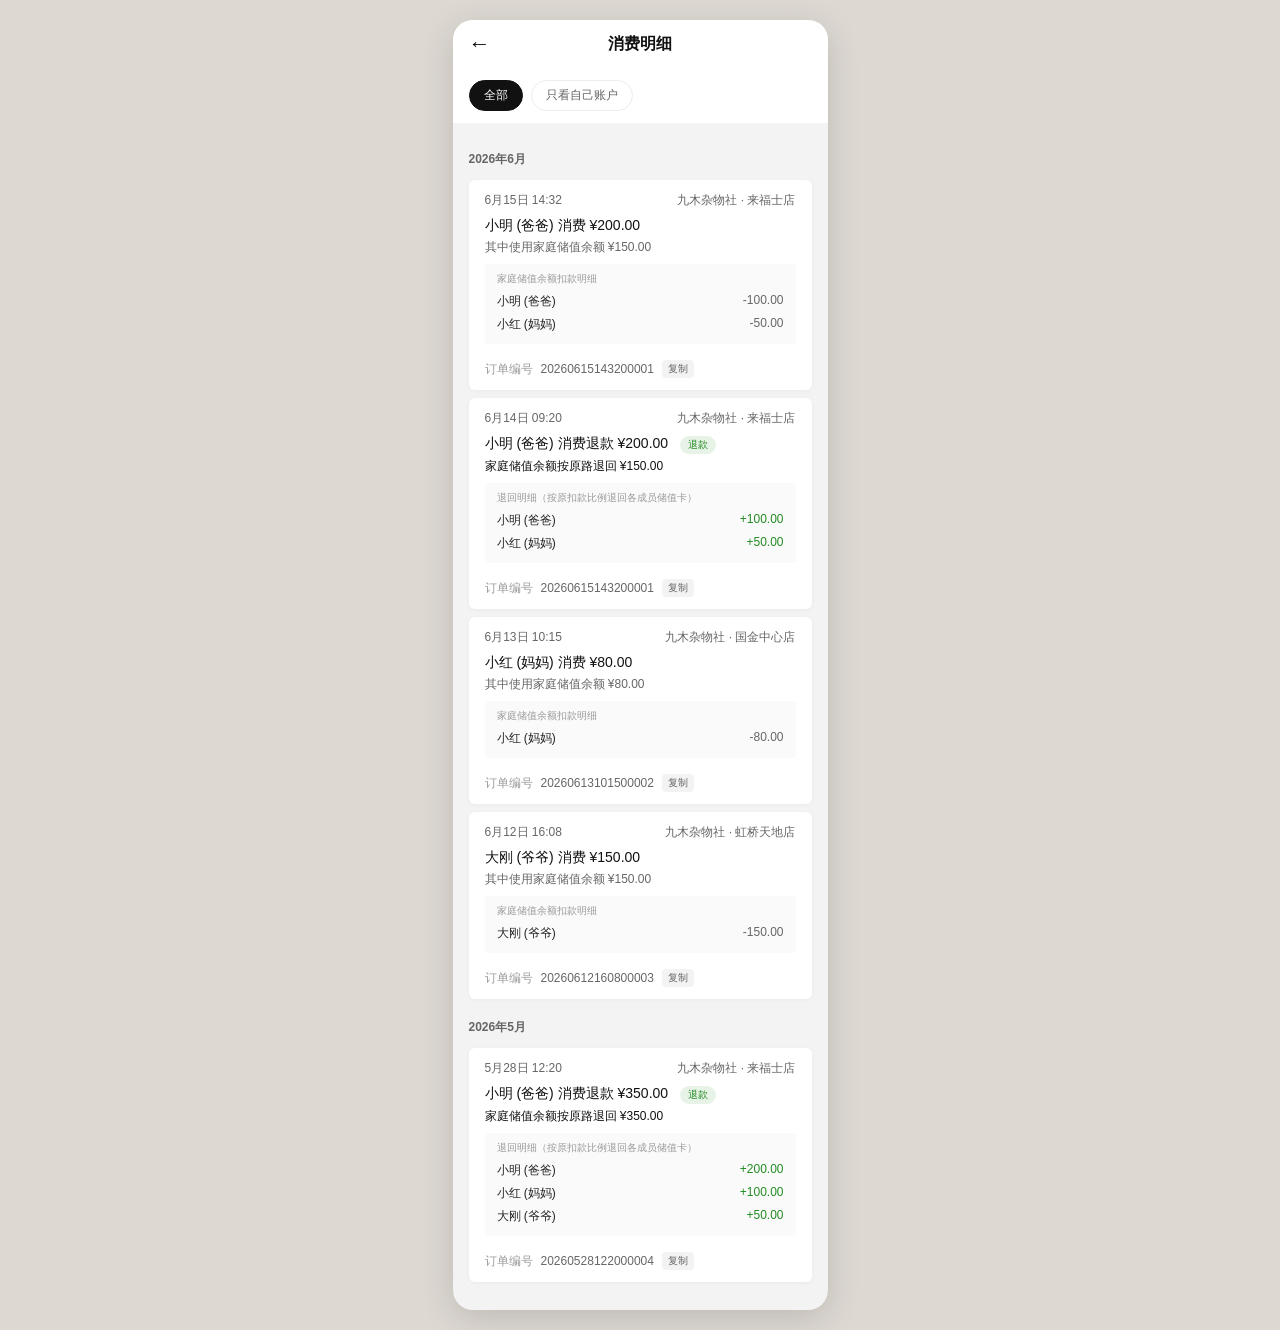
<file: transactions.html>
<!DOCTYPE html>
<html lang="zh-CN">
<head>
<meta charset="UTF-8">
<meta name="viewport" content="width=device-width, initial-scale=1.0">
<title>家庭账户 · 消费明细</title>
<link rel="stylesheet" href="common.css">
<style>
  .tx-item {
    background: var(--color-white);
    margin: 0 var(--sp-md) var(--sp-xs);
    border-radius: var(--radius-md);
    padding: var(--sp-sm) var(--sp-md);
    box-shadow: var(--shadow-card);
  }
  .tx-header {
    display: flex; align-items: flex-start; justify-content: space-between;
    margin-bottom: var(--sp-xs);
  }
  .tx-date {
    font-size: var(--fs-sm);
    color: var(--color-secondary);
  }
  .tx-store {
    font-size: var(--fs-sm);
    color: var(--color-secondary);
    text-align: right;
  }
  .tx-payer {
    font-size: var(--fs-base);
    color: var(--color-title);
    font-weight: 500;
    margin-bottom: 4px;
  }
  .tx-family-used {
    font-size: var(--fs-sm);
    color: var(--color-secondary);
    margin-bottom: var(--sp-xs);
  }
  .tx-breakdown {
    background: var(--color-panel);
    border-radius: var(--radius-sm);
    padding: var(--sp-xs) var(--sp-sm);
    margin-top: var(--sp-xs);
  }
  .tx-breakdown-title {
    font-size: var(--fs-xs);
    color: var(--color-placeholder);
    margin-bottom: 4px;
  }
  .tx-breakdown-row {
    display: flex; justify-content: space-between;
    font-size: var(--fs-sm);
    padding: 3px 0;
    color: var(--color-title);
  }
  .tx-breakdown-row .name { color: var(--color-body); }
  .tx-breakdown-row .amount { font-family: var(--font-num); font-weight: 500; }
  .tx-breakdown-row .amount.self { color: var(--color-secondary); }

  /* 退款样式 */
  .tx-item.refund {
    border-left: none;
  }
  .tx-item.refund .tx-payer {
    color: var(--color-title);
  }
  .tx-item.refund .tx-family-used {
    color: var(--color-title);
  }
  .tx-refund-badge {
    display: inline-block;
    padding: 2px 8px;
    border-radius: var(--radius-full);
    font-size: var(--fs-xs);
    font-weight: 500;
    background: rgba(34,139,34,0.1);
    color: #228B22;
    margin-left: var(--sp-xs);
  }
  .tx-breakdown-row .amount.refund {
    color: #228B22;
    font-family: var(--font-num);
    font-weight: 500;
  }
  .tx-refund-source {
    font-size: var(--fs-xs);
    color: var(--color-placeholder);
    margin-bottom: var(--sp-xs);
  }

  .tx-month-header {
    padding: var(--sp-sm) var(--sp-md);
    font-size: var(--fs-sm);
    font-weight: 600;
    color: var(--color-secondary);
    margin-top: var(--sp-xs);
  }

  .filter-bar {
    display: flex; gap: var(--sp-xs);
    padding: var(--sp-sm) var(--sp-md);
    background: var(--color-white);
    border-bottom: none;
    overflow-x: auto;
  }
  .filter-chip {
    padding: 6px 14px;
    border-radius: var(--radius-full);
    font-size: var(--fs-sm);
    border: 1px solid var(--color-divider);
    background: var(--color-white);
    color: var(--color-secondary);
    white-space: nowrap;
    cursor: pointer;
    transition: all 0.15s;
  }
  .filter-chip.active {
    background: var(--color-primary);
    color: var(--color-white);
    border-color: var(--color-primary);
  }

  .tx-order-row {
    display: flex; align-items: center; gap: var(--sp-xs);
    font-size: var(--fs-sm);
    color: var(--color-placeholder);
    margin-top: var(--sp-xs);
    padding-top: var(--sp-xs);
  }
  .tx-order-no {
    font-family: var(--font-num);
    color: var(--color-secondary);
  }
  .tx-copy-btn {
    border: none;
    background: var(--color-bg);
    color: var(--color-secondary);
    cursor: pointer;
    font-size: var(--fs-xs);
    padding: 2px 6px;
    border-radius: var(--radius-sm);
    transition: all 0.15s;
    font-family: var(--font-cn);
    line-height: 1.4;
  }
  .tx-copy-btn:active {
    color: var(--color-title);
    background: var(--color-divider);
  }
  .tx-copy-btn.copied {
    color: var(--color-success);
    background: rgba(34,139,34,0.08);
  }
</style>
</head>
<body>

<div class="phone-frame">
  <div class="navbar">
    <button class="navbar-back" onclick="window.location.href='dashboard.html'">←</button>
    <div class="navbar-title">消费明细</div>
  </div>

  <div class="filter-bar">
    <span class="filter-chip active" onclick="filter(this)">全部</span>
    <span class="filter-chip" onclick="filter(this)">只看自己账户</span>
  </div>

  <div class="page-content" style="padding-top: var(--sp-xs);">

    <div class="tx-month-header">2026年6月</div>

    <div class="tx-item" data-self-deducted="true">
      <div class="tx-header">
        <span class="tx-date">6月15日 14:32</span>
        <span class="tx-store">九木杂物社 · 来福士店</span>
      </div>
      <div class="tx-payer">小明 (爸爸) 消费 ¥200.00</div>
      <div class="tx-family-used">其中使用家庭储值余额 ¥150.00</div>
      <div class="tx-breakdown">
        <div class="tx-breakdown-title">家庭储值余额扣款明细</div>
        <div class="tx-breakdown-row">
          <span class="name">小明 (爸爸)</span>
          <span class="amount self">-100.00</span>
        </div>
        <div class="tx-breakdown-row">
          <span class="name">小红 (妈妈)</span>
          <span class="amount self">-50.00</span>
        </div>
      </div>
      <div class="tx-order-row">
        订单编号 <span class="tx-order-no">20260615143200001</span>
        <button class="tx-copy-btn" onclick="copyOrderNo(this, '20260615143200001')">复制</button>
      </div>
    </div>

    <div class="tx-item refund" data-self-deducted="false">
      <div class="tx-header">
        <span class="tx-date">6月14日 09:20</span>
        <span class="tx-store">九木杂物社 · 来福士店</span>
      </div>
      <div class="tx-payer">
        小明 (爸爸) 消费退款 ¥200.00
        <span class="tx-refund-badge">退款</span>
      </div>
      <div class="tx-family-used">家庭储值余额按原路退回 ¥150.00</div>
      <div class="tx-breakdown">
        <div class="tx-breakdown-title">退回明细（按原扣款比例退回各成员储值卡）</div>
        <div class="tx-breakdown-row">
          <span class="name">小明 (爸爸)</span>
          <span class="amount refund">+100.00</span>
        </div>
        <div class="tx-breakdown-row">
          <span class="name">小红 (妈妈)</span>
          <span class="amount refund">+50.00</span>
        </div>
      </div>
      <div class="tx-order-row">
        订单编号 <span class="tx-order-no">20260615143200001</span>
        <button class="tx-copy-btn" onclick="copyOrderNo(this, '20260615143200001')">复制</button>
      </div>
    </div>

    <div class="tx-item" data-self-deducted="false">
      <div class="tx-header">
        <span class="tx-date">6月13日 10:15</span>
        <span class="tx-store">九木杂物社 · 国金中心店</span>
      </div>
      <div class="tx-payer">小红 (妈妈) 消费 ¥80.00</div>
      <div class="tx-family-used">其中使用家庭储值余额 ¥80.00</div>
      <div class="tx-breakdown">
        <div class="tx-breakdown-title">家庭储值余额扣款明细</div>
        <div class="tx-breakdown-row">
          <span class="name">小红 (妈妈)</span>
          <span class="amount self">-80.00</span>
        </div>
      </div>
      <div class="tx-order-row">
        订单编号 <span class="tx-order-no">20260613101500002</span>
        <button class="tx-copy-btn" onclick="copyOrderNo(this, '20260613101500002')">复制</button>
      </div>
    </div>

    <div class="tx-item" data-self-deducted="false">
      <div class="tx-header">
        <span class="tx-date">6月12日 16:08</span>
        <span class="tx-store">九木杂物社 · 虹桥天地店</span>
      </div>
      <div class="tx-payer">大刚 (爷爷) 消费 ¥150.00</div>
      <div class="tx-family-used">其中使用家庭储值余额 ¥150.00</div>
      <div class="tx-breakdown">
        <div class="tx-breakdown-title">家庭储值余额扣款明细</div>
        <div class="tx-breakdown-row">
          <span class="name">大刚 (爷爷)</span>
          <span class="amount self">-150.00</span>
        </div>
      </div>
      <div class="tx-order-row">
        订单编号 <span class="tx-order-no">20260612160800003</span>
        <button class="tx-copy-btn" onclick="copyOrderNo(this, '20260612160800003')">复制</button>
      </div>
    </div>

    <div class="tx-month-header">2026年5月</div>

    <div class="tx-item refund" data-self-deducted="false">
      <div class="tx-header">
        <span class="tx-date">5月28日 12:20</span>
        <span class="tx-store">九木杂物社 · 来福士店</span>
      </div>
      <div class="tx-payer">
        小明 (爸爸) 消费退款 ¥350.00
        <span class="tx-refund-badge">退款</span>
      </div>
      <div class="tx-family-used">家庭储值余额按原路退回 ¥350.00</div>
      <div class="tx-breakdown">
        <div class="tx-breakdown-title">退回明细（按原扣款比例退回各成员储值卡）</div>
        <div class="tx-breakdown-row">
          <span class="name">小明 (爸爸)</span>
          <span class="amount refund">+200.00</span>
        </div>
        <div class="tx-breakdown-row">
          <span class="name">小红 (妈妈)</span>
          <span class="amount refund">+100.00</span>
        </div>
        <div class="tx-breakdown-row">
          <span class="name">大刚 (爷爷)</span>
          <span class="amount refund">+50.00</span>
        </div>
      </div>
      <div class="tx-order-row">
        订单编号 <span class="tx-order-no">20260528122000004</span>
        <button class="tx-copy-btn" onclick="copyOrderNo(this, '20260528122000004')">复制</button>
      </div>
    </div>

    <div class="empty-tx" id="emptyState" style="display:none;">
      <div style="font-size:48px;margin-bottom:var(--sp-sm);">📋</div>
      <div>暂无该类消费记录</div>
    </div>

  </div>
</div>

<script>
function copyOrderNo(btn, orderNo) {
  if (navigator.clipboard) {
    navigator.clipboard.writeText(orderNo).then(function() {
      btn.textContent = '已复制';
      btn.classList.add('copied');
      setTimeout(function() { btn.textContent = '复制'; btn.classList.remove('copied'); }, 1500);
    });
  } else {
    // fallback
    var ta = document.createElement('textarea');
    ta.value = orderNo;
    ta.style.position = 'fixed'; ta.style.opacity = '0';
    document.body.appendChild(ta); ta.select();
    document.execCommand('copy');
    document.body.removeChild(ta);
    btn.textContent = '已复制';
    btn.classList.add('copied');
    setTimeout(function() { btn.textContent = '复制'; btn.classList.remove('copied'); }, 1500);
  }
}
</script>

</body>
</html>
</file>
<file: common.css>
/* ========================================
   九木杂物社 · 家庭账户 · 设计 Token
   遵循 微信小程序设计规范 v1.0
   ======================================== */

/* --- CSS Variables / Design Tokens --- */
:root {
  /* 品牌色：贴近实际小程序的会员中心风格 */
  --color-primary: #111111;
  --color-primary-light: #E9E2D6;
  --color-primary-dark: #000000;

  /* 功能色 */
  --color-success: #52C41A;
  --color-warning: #FAAD14;
  --color-error: #FF4D4F;
  --color-info: #1890FF;

  /* 中性色 */
  --color-title: #111111;
  --color-body: #252525;
  --color-secondary: #666666;
  --color-placeholder: #9A9A9A;
  --color-divider: #ECECEC;
  --color-bg: #F3F3F3;
  --color-white: #FFFFFF;
  --color-warm-bg: #F2EFEA;
  --color-panel: #FAFAFA;

  /* 字体 */
  --font-cn: 'PingFang SC', 'Hiragino Sans GB', 'Microsoft YaHei', sans-serif;
  --font-num: 'DIN Alternate', 'Helvetica Neue', Arial, sans-serif;

  /* 字号 */
  --fs-xl: 24px;
  --fs-lg: 18px;
  --fs-md: 16px;
  --fs-base: 14px;
  --fs-sm: 12px;
  --fs-xs: 10px;

  /* 间距 */
  --sp-xxs: 4px;
  --sp-xs: 8px;
  --sp-sm: 12px;
  --sp-md: 16px;
  --sp-lg: 24px;
  --sp-xl: 32px;

  /* 圆角 */
  --radius-sm: 4px;
  --radius-md: 6px;
  --radius-lg: 10px;
  --radius-full: 999px;

  /* 阴影 */
  --shadow-card: 0 1px 4px rgba(0,0,0,0.04);
  --shadow-btn: none;
  --shadow-popup: 0 -6px 22px rgba(0,0,0,0.10);
}

/* --- Reset --- */
*, *::before, *::after {
  box-sizing: border-box;
  margin: 0;
  padding: 0;
}

body {
  font-family: var(--font-cn);
  font-size: var(--fs-base);
  color: var(--color-body);
  background: #DDD8D2;
  -webkit-font-smoothing: antialiased;
  display: flex;
  justify-content: center;
  align-items: flex-start;
  min-height: 100vh;
  padding: 20px 0;
}

/* --- 手机壳容器 --- */
.phone-frame {
  width: 375px;
  min-height: 812px;
  background: var(--color-bg);
  border-radius: 20px;
  overflow: hidden;
  box-shadow: 0 8px 34px rgba(0,0,0,0.14);
  position: relative;
  display: flex;
  flex-direction: column;
}

/* --- 导航栏 --- */
.navbar {
  height: 48px;
  background: var(--color-white);
  display: flex;
  align-items: center;
  justify-content: center;
  position: relative;
  padding: 0 var(--sp-md);
  border-bottom: none;
}
.navbar-back {
  position: absolute;
  left: var(--sp-md);
  border: none;
  background: none;
  font-size: 22px;
  color: var(--color-title);
  cursor: pointer;
  width: 44px;
  height: 44px;
  display: flex;
  align-items: center;
  justify-content: flex-start;
  padding: 0;
}
.navbar-title {
  font-size: var(--fs-md);
  font-weight: 700;
  color: var(--color-title);
}
.navbar-action {
  position: absolute;
  right: var(--sp-md);
  border: none;
  background: none;
  font-size: var(--fs-base);
  color: var(--color-title);
  cursor: pointer;
  white-space: nowrap;
}

/* --- 页面内容区 --- */
.page-content {
  flex: 1;
  overflow-y: auto;
  padding-bottom: 20px;
}

/* --- 卡片容器 --- */
.card {
  background: var(--color-white);
  border-radius: var(--radius-md);
  margin: var(--sp-sm) var(--sp-md);
  overflow: hidden;
  box-shadow: var(--shadow-card);
}
.card-body {
  padding: var(--sp-md);
}
.card-full {
  margin: 0;
  border-radius: 0;
}

/* --- 品牌色大卡片 --- */
.card-brand {
  background: var(--color-white);
  color: var(--color-title);
  margin: var(--sp-md);
  border-radius: var(--radius-lg);
  padding: var(--sp-md) var(--sp-md);
  box-shadow: var(--shadow-card);
}

/* --- 按钮 --- */
.btn {
  display: inline-flex;
  align-items: center;
  justify-content: center;
  height: 38px;
  border-radius: var(--radius-full);
  font-size: var(--fs-base);
  font-weight: 700;
  border: none;
  cursor: pointer;
  transition: opacity 0.1s, transform 0.1s;
  padding: 0 24px;
  font-family: var(--font-cn);
}
.btn:active {
  opacity: 0.8;
  transform: scale(0.96);
}
.btn-primary {
  background: var(--color-primary);
  color: var(--color-white);
  box-shadow: var(--shadow-btn);
}
.btn-secondary {
  background: var(--color-white);
  border: 1px solid var(--color-title);
  color: var(--color-title);
}
.btn-text {
  background: none;
  color: var(--color-title);
  padding: 0 8px;
  height: auto;
}
.btn-block {
  display: flex;
  width: 100%;
}
.btn-danger {
  background: var(--color-error);
  color: var(--color-white);
}
.btn-sm {
  height: 32px;
  padding: 0 16px;
  font-size: var(--fs-sm);
}

/* --- 分隔线 --- */
.divider {
  height: 0.5px;
  background: var(--color-divider);
  margin: 0 var(--sp-md);
}
.divider-thin {
  height: 0.5px;
  background: var(--color-divider);
}

/* --- 数字字体 --- */
.num {
  font-family: var(--font-num);
  font-weight: 700;
}
.num-lg {
  font-family: var(--font-num);
  font-weight: 700;
  font-size: 28px;
}
.num-xl {
  font-family: var(--font-num);
  font-weight: 700;
  font-size: 32px;
}

/* --- 标签/徽章 --- */
.tag {
  display: inline-block;
  padding: 2px 8px;
  border-radius: var(--radius-full);
  font-size: var(--fs-xs);
  font-weight: 500;
  line-height: 1.4;
}
.tag-primary {
  background: var(--color-primary);
  color: var(--color-white);
}
.tag-secondary {
  background: var(--color-warm-bg);
  color: var(--color-primary);
}

/* --- 头像 --- */
.avatar {
  width: 44px;
  height: 44px;
  border-radius: 50%;
  background: var(--color-divider);
  overflow: hidden;
  flex-shrink: 0;
}
.avatar img {
  width: 100%;
  height: 100%;
  object-fit: cover;
}
.avatar-lg {
  width: 56px;
  height: 56px;
}

/* --- 红点角标 --- */
.badge-dot {
  position: absolute;
  width: 8px;
  height: 8px;
  border-radius: 50%;
  background: var(--color-error);
  top: -2px;
  right: -2px;
}

/* --- 浮层遮罩 --- */
.overlay {
  position: fixed;
  top: 0;
  left: 0;
  right: 0;
  bottom: 0;
  background: rgba(0,0,0,0.4);
  z-index: 100;
  display: flex;
  align-items: flex-end;
  justify-content: center;
}
.overlay-content {
  width: 375px;
  background: var(--color-white);
  border-radius: var(--radius-lg) var(--radius-lg) 0 0;
  padding: var(--sp-md);
  padding-bottom: calc(var(--sp-lg) + 34px);
  animation: slideUp 0.3s ease-out;
}
@keyframes slideUp {
  from { transform: translateY(100%); }
  to { transform: translateY(0); }
}

/* --- 间距工具 --- */
.mt-8 { margin-top: 8px; }
.mt-12 { margin-top: 12px; }
.mt-16 { margin-top: 16px; }
.mt-24 { margin-top: 24px; }
.mb-8 { margin-bottom: 8px; }
.mb-16 { margin-bottom: 16px; }
.px-16 { padding-left: var(--sp-md); padding-right: var(--sp-md); }

/* --- 弹性工具 --- */
.flex-row {
  display: flex;
  align-items: center;
}
.flex-between {
  display: flex;
  align-items: center;
  justify-content: space-between;
}
.flex-1 { flex: 1; }
.gap-8 { gap: var(--sp-xs); }
.gap-12 { gap: var(--sp-sm); }
.gap-16 { gap: var(--sp-md); }

/* --- 文字工具 --- */
.text-sm { font-size: var(--fs-sm); }
.text-xs { font-size: var(--fs-xs); }
.text-secondary { color: var(--color-secondary); }
.text-placeholder { color: var(--color-placeholder); }
.text-primary { color: var(--color-primary); }
.text-error { color: var(--color-error); }
.text-title { color: var(--color-title); }
.text-center { text-align: center; }
.text-bold { font-weight: 700; }

/* --- 列表行 --- */
.list-row {
  display: flex;
  align-items: center;
  padding: var(--sp-sm) var(--sp-md);
  background: var(--color-white);
  min-height: 52px;
}
.list-row-tap:active {
  background: var(--color-bg);
}

/* --- 输入框 --- */
.input {
  width: 100%;
  height: 40px;
  border: 1px solid var(--color-divider);
  border-radius: var(--radius-md);
  padding: 0 var(--sp-sm);
  font-size: var(--fs-base);
  font-family: var(--font-cn);
  color: var(--color-body);
  outline: none;
  transition: border-color 0.15s;
  background: var(--color-panel);
}
.input:focus {
  border-color: var(--color-primary);
}
.textarea {
  width: 100%;
  padding: var(--sp-sm);
  border: 1px solid var(--color-divider);
  border-radius: var(--radius-md);
  font-size: var(--fs-base);
  font-family: var(--font-cn);
  color: var(--color-body);
  outline: none;
  resize: none;
  min-height: 80px;
  background: var(--color-panel);
}
.textarea:focus {
  border-color: var(--color-primary);
}

/* --- 空态 --- */
.empty-state {
  padding: 40px var(--sp-md);
  text-align: center;
  color: var(--color-placeholder);
}
.empty-state .empty-icon {
  font-size: 48px;
  margin-bottom: var(--sp-sm);
  opacity: 0.4;
}
</file>
